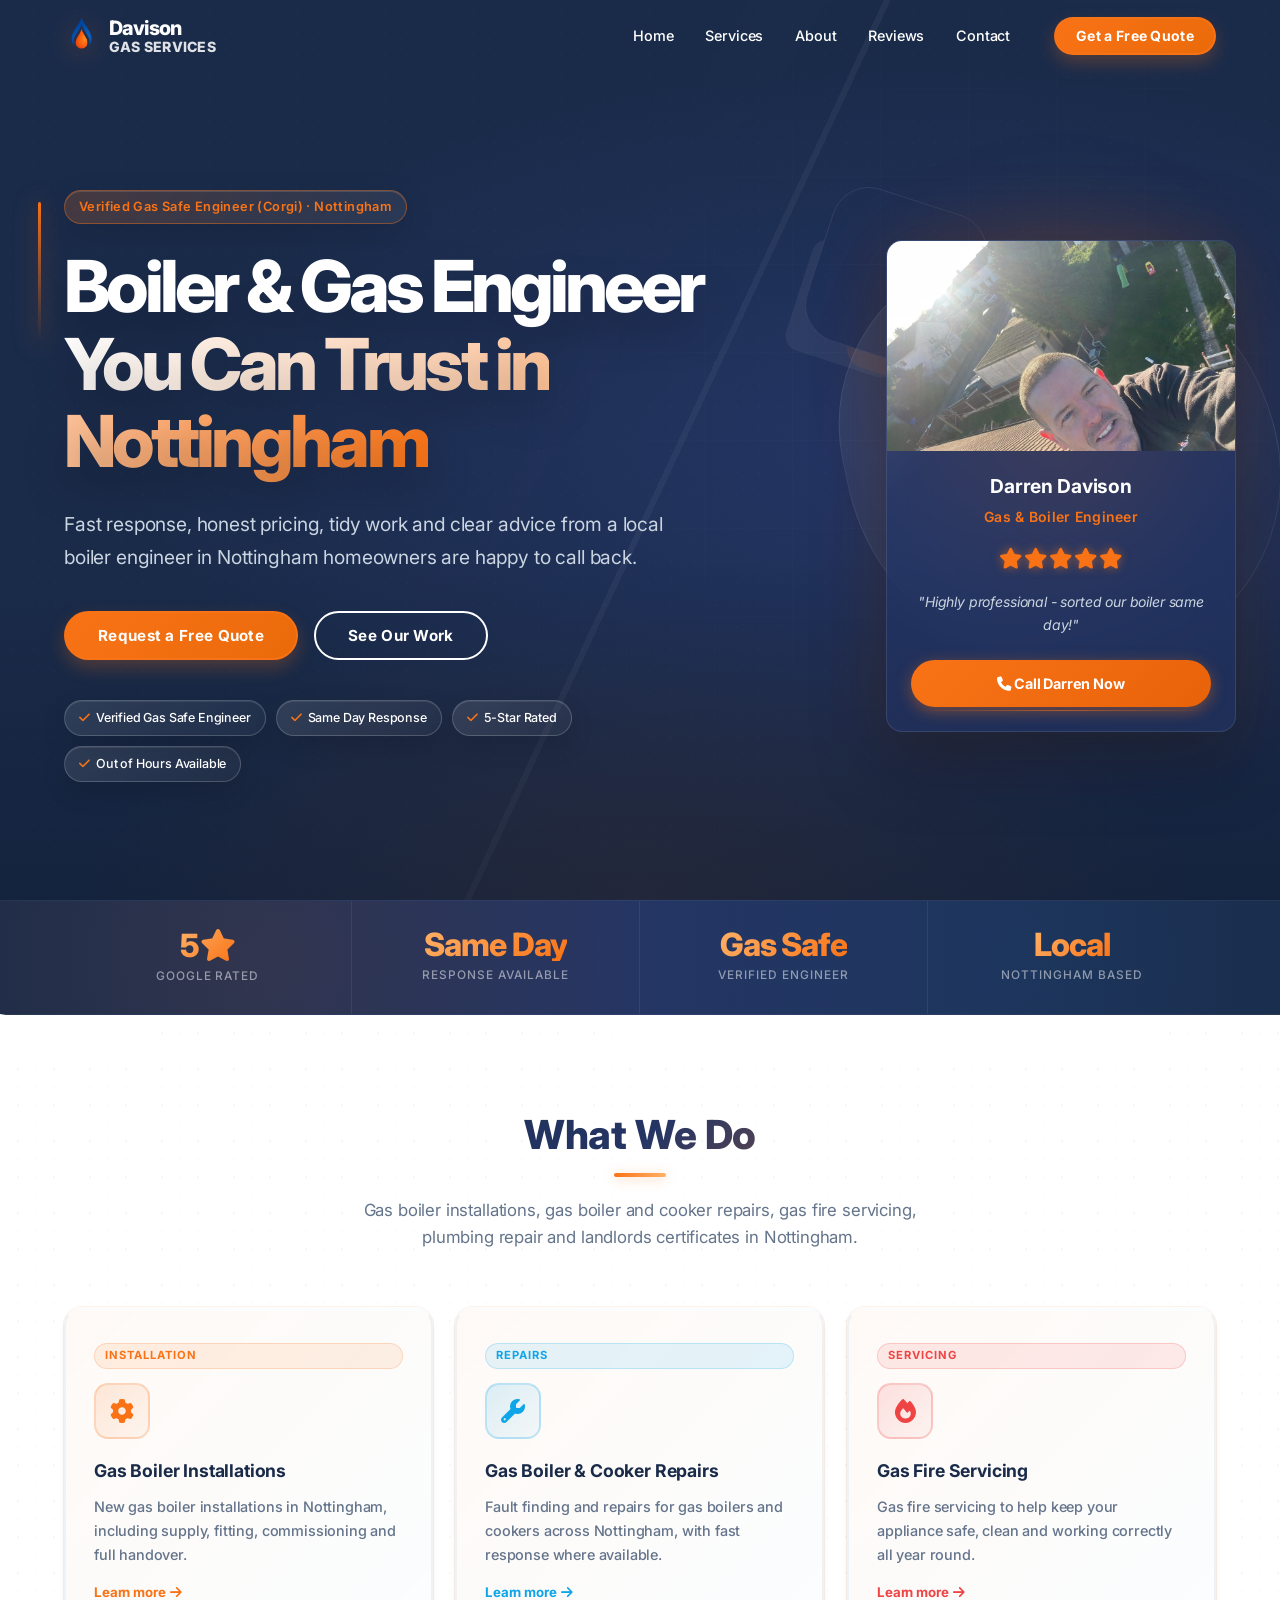
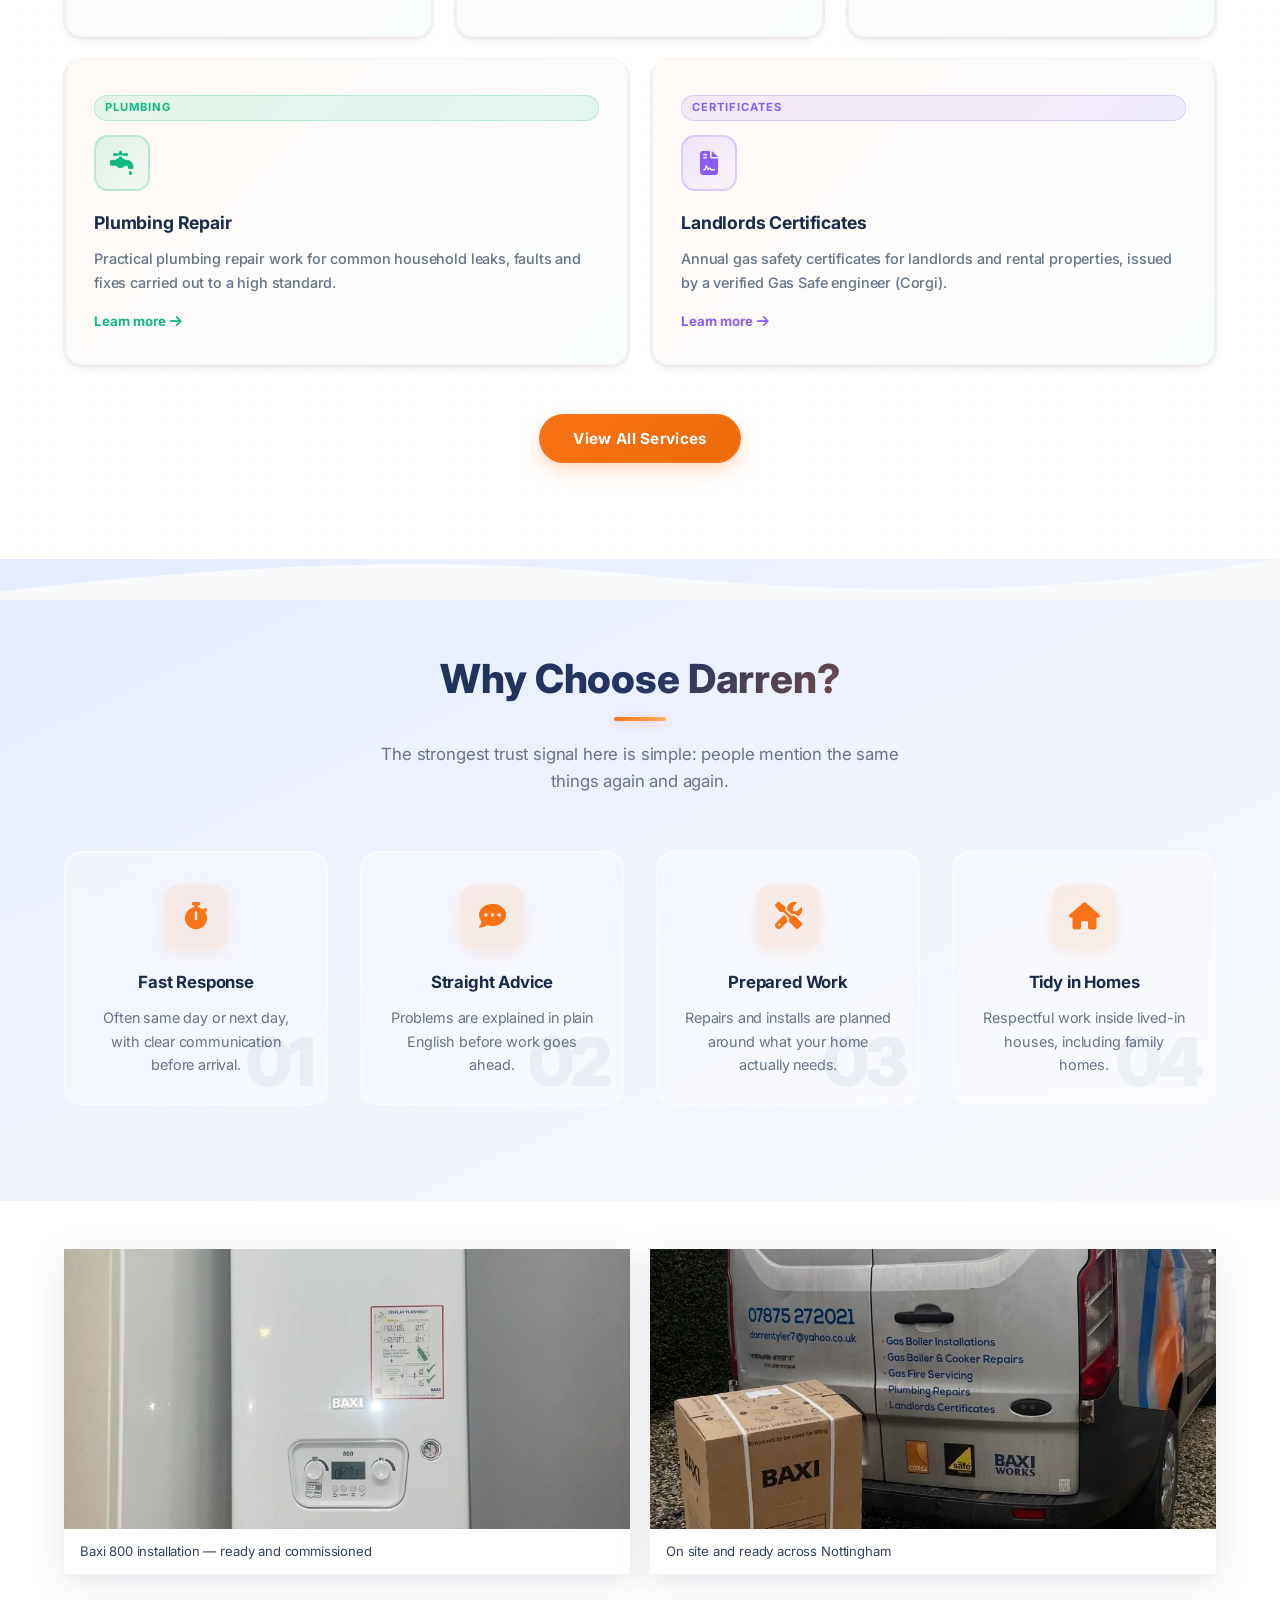
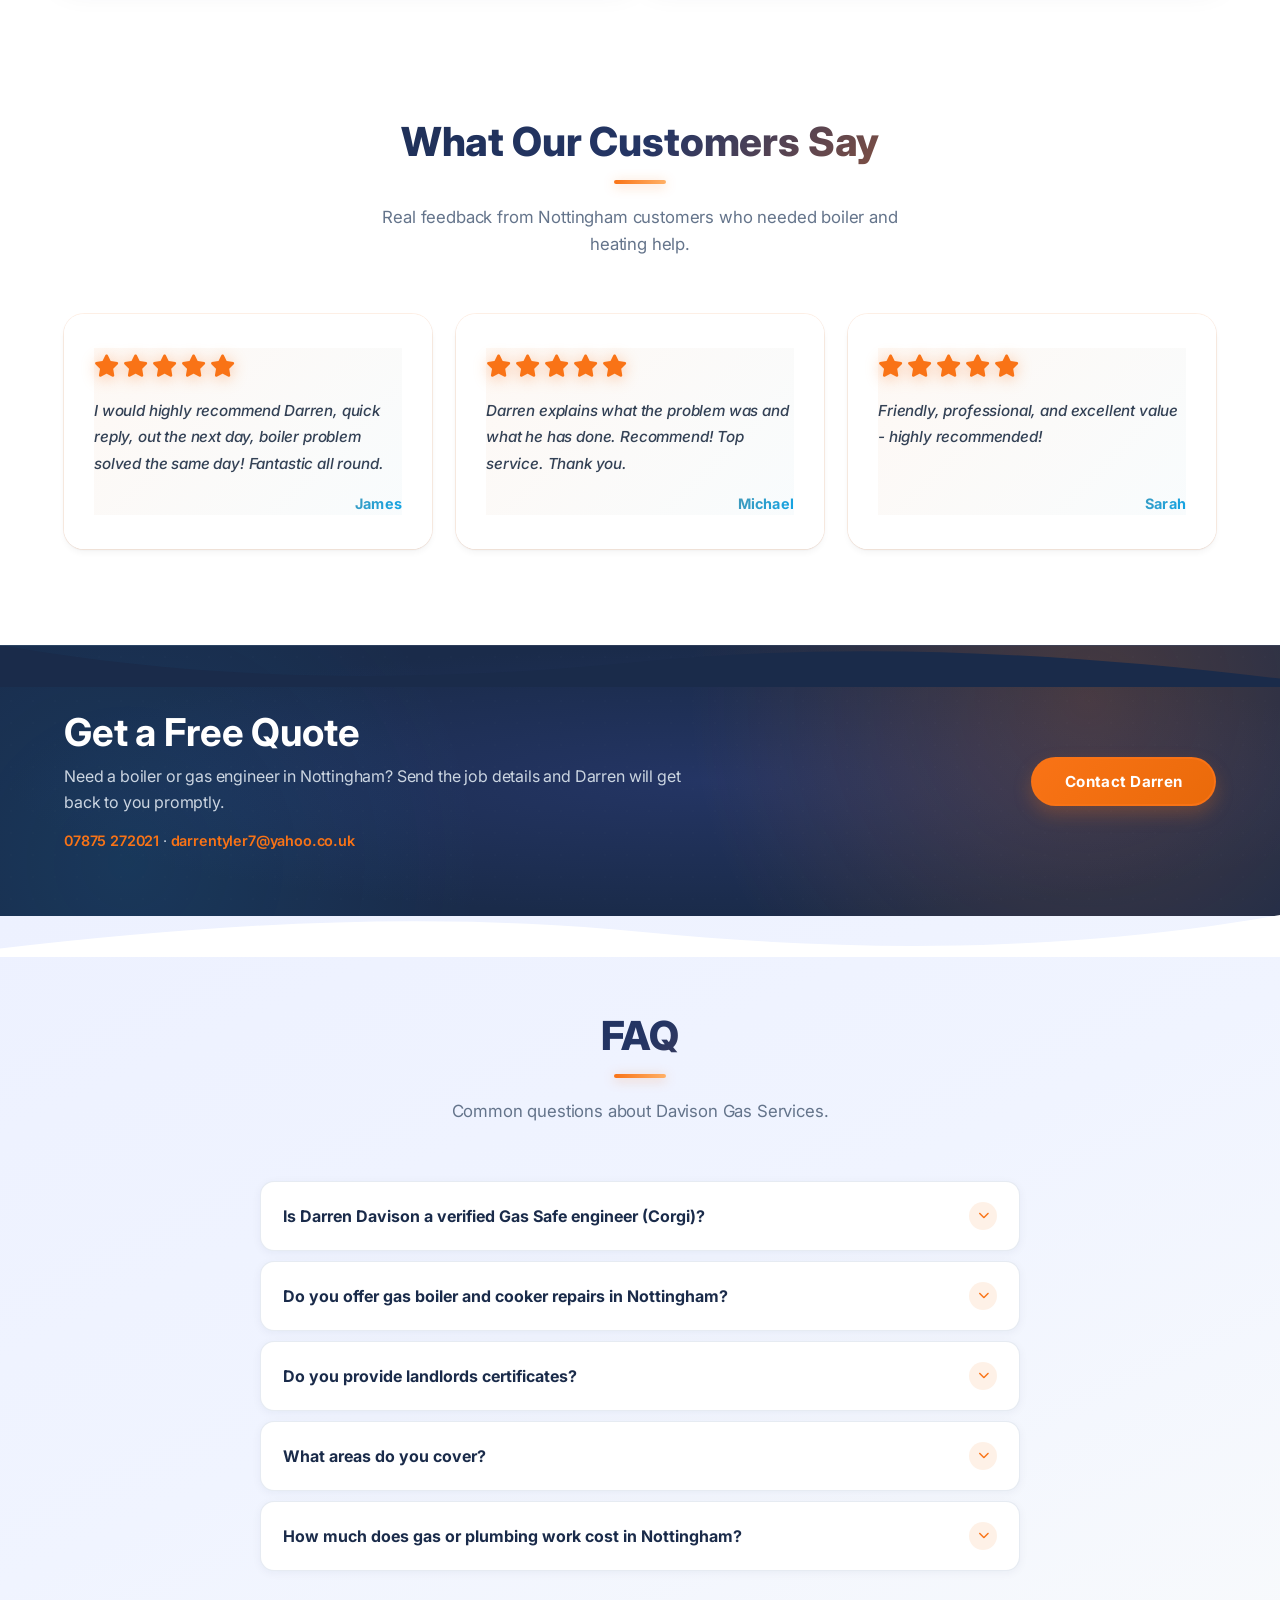
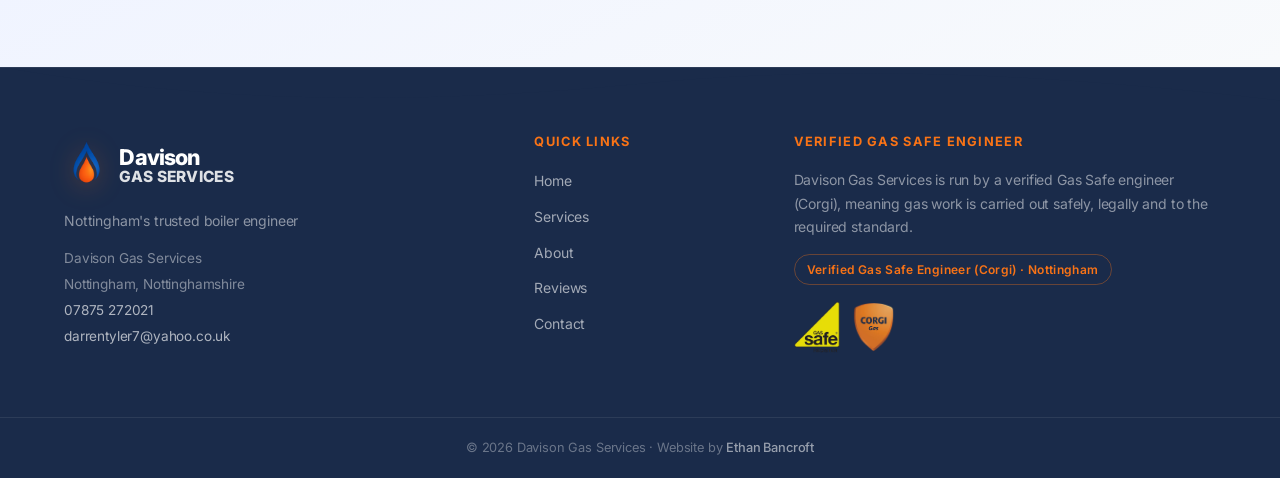
<file: index.html>
<!DOCTYPE html>
<html lang="en">
<head>
  <!-- Primary Meta -->
  <meta charset="UTF-8">
  <meta name="viewport" content="width=device-width, initial-scale=1.0">
  <meta http-equiv="X-UA-Compatible" content="IE=edge">

  <!-- Title — 49 characters -->
  <title>Davison Gas Services | Boiler Engineer Nottingham</title>

  <!-- Meta Description — 140 characters -->
  <meta name="description" content="Trusted boiler and gas engineer in Nottingham. Fast response, honest pricing, verified Gas Safe engineer (Corgi). Boiler installations, repairs, servicing and landlord gas safety certificates. Call Darren today.">

  <!-- Canonical -->
  <link rel="canonical" href="https://davisongasservices.co.uk/">

  <!-- Favicon -->
  <link rel="icon" type="image/svg+xml" href="favicon.svg">
  <link rel="icon" type="image/webp" href="images/DavisonGasServicesLogo.webp" sizes="32x32">
  <link rel="apple-touch-icon" href="images/DavisonGasServicesLogo.webp" sizes="180x180">

  <!-- Robots -->
  <meta name="robots" content="index, follow, max-snippet:-1, max-image-preview:large, max-video-preview:-1">

  <!-- Author -->
  <meta name="author" content="Davison Gas Services">

  <!-- Cache hint -->
  <meta http-equiv="Cache-Control" content="max-age=31536000">

  <!-- Open Graph -->
  <meta property="og:type" content="website">
  <meta property="og:url" content="https://davisongasservices.co.uk/">
  <meta property="og:title" content="Davison Gas Services | Boiler Engineer Nottingham">
  <meta property="og:description" content="Trusted boiler and gas engineer in Nottingham. Verified Gas Safe engineer (Corgi), fast response, honest pricing. Call Darren today.">
  <meta property="og:image" content="https://davisongasservices.co.uk/og-image.jpg">
  <meta property="og:image:width" content="1200">
  <meta property="og:image:height" content="630">
  <meta property="og:site_name" content="Davison Gas Services">
  <meta property="og:locale" content="en_GB">

  <!-- Twitter Card -->
  <meta name="twitter:card" content="summary_large_image">
  <meta name="twitter:title" content="Davison Gas Services | Boiler Engineer Nottingham">
  <meta name="twitter:description" content="Trusted boiler and gas engineer in Nottingham. Verified Gas Safe engineer (Corgi). Fast response, honest pricing.">
  <meta name="twitter:image" content="https://davisongasservices.co.uk/og-image.jpg">

  <!-- LocalBusiness Schema (Plumber is closest Schema.org type for gas engineers, recognised by Google) -->
  <script type="application/ld+json">
  {
    "@context": "https://schema.org",
    "@type": "Plumber",
    "@id": "https://davisongasservices.co.uk/#business",
    "name": "Davison Gas Services",
    "description": "Verified Gas Safe engineer (Corgi) in Nottingham offering gas boiler installations, gas boiler and cooker repairs, gas fire servicing, plumbing repair and landlords certificates.",
    "url": "https://davisongasservices.co.uk",
    "telephone": "07875 272021",
    "email": "darrentyler7@yahoo.co.uk",
    "founder": {
      "@type": "Person",
      "name": "Darren Davison"
    },
    "address": {
      "@type": "PostalAddress",
      "addressLocality": "Nottingham",
      "addressRegion": "Nottinghamshire",
      "addressCountry": "GB"
    },
    "geo": {
      "@type": "GeoCoordinates",
      "latitude": "52.9548",
      "longitude": "-1.1581"
    },
    "areaServed": [
      {
        "@type": "City",
        "name": "Nottingham"
      },
      {
        "@type": "AdministrativeArea",
        "name": "Nottinghamshire"
      }
    ],
    "openingHoursSpecification": [
      {
        "@type": "OpeningHoursSpecification",
        "dayOfWeek": ["Monday","Tuesday","Wednesday","Thursday","Friday"],
        "opens": "08:00",
        "closes": "18:00"
      },
      {
        "@type": "OpeningHoursSpecification",
        "dayOfWeek": ["Saturday"],
        "opens": "08:00",
        "closes": "14:00"
      }
    ],
    "priceRange": "££",
    "hasCredential": {
      "@type": "EducationalOccupationalCredential",
      "credentialCategory": "Verified Gas Safe Engineer (Corgi)"
    },
    "sameAs": [
      "https://www.facebook.com/profile.php?id=61560482139551"
    ],
    "aggregateRating": {
      "@type": "AggregateRating",
      "ratingValue": "5",
      "reviewCount": "6",
      "bestRating": "5",
      "worstRating": "1"
    },
    "review": [
      {
        "@type": "Review",
        "reviewRating": {
          "@type": "Rating",
          "ratingValue": "5"
        },
        "author": {
          "@type": "Person",
          "name": "Sarah"
        },
        "reviewBody": "From start to finish, the service was outstanding when my new Baxi boiler and heating system were installed."
      },
      {
        "@type": "Review",
        "reviewRating": {
          "@type": "Rating",
          "ratingValue": "5"
        },
        "author": {
          "@type": "Person",
          "name": "James"
        },
        "reviewBody": "I would highly recommend Darren, quick reply, out the next day, boiler problem solved the same day!"
      }
    ]
  }
  </script>

  <!-- Services Schema -->
  <script type="application/ld+json">
  {
    "@context": "https://schema.org",
    "@type": "ItemList",
    "name": "Services offered by Davison Gas Services",
    "itemListElement": [
      {
        "@type": "ListItem",
        "position": 1,
        "item": {
          "@type": "Service",
          "name": "Gas Boiler Installations Nottingham",
          "description": "Gas boiler installations in Nottingham, including supply, fitting, commissioning and handover.",
          "provider": {"@id": "https://davisongasservices.co.uk/#business"},
          "areaServed": "Nottingham"
        }
      },
      {
        "@type": "ListItem",
        "position": 2,
        "item": {
          "@type": "Service",
          "name": "Gas Boiler and Cooker Repairs Nottingham",
          "description": "Gas boiler and cooker repairs in Nottingham from a verified Gas Safe engineer.",
          "provider": {"@id": "https://davisongasservices.co.uk/#business"},
          "areaServed": "Nottingham"
        }
      },
      {
        "@type": "ListItem",
        "position": 3,
        "item": {
          "@type": "Service",
          "name": "Gas Fire Servicing Nottingham",
          "description": "Gas fire servicing in Nottingham to help keep appliances safe and working correctly.",
          "provider": {"@id": "https://davisongasservices.co.uk/#business"},
          "areaServed": "Nottingham"
        }
      },
      {
        "@type": "ListItem",
        "position": 4,
        "item": {
          "@type": "Service",
          "name": "Plumbing Repair Nottingham",
          "description": "Plumbing repair work in Nottingham for common household plumbing faults.",
          "provider": {"@id": "https://davisongasservices.co.uk/#business"},
          "areaServed": "Nottingham"
        }
      },
      {
        "@type": "ListItem",
        "position": 5,
        "item": {
          "@type": "Service",
          "name": "Landlords Certificates Nottingham",
          "description": "Landlords certificates in Nottingham for rental property gas safety requirements.",
          "provider": {"@id": "https://davisongasservices.co.uk/#business"},
          "areaServed": "Nottingham"
        }
      }
    ]
  }
  </script>

  <!-- FAQ Schema — enables rich results directly in Google search -->
  <script type="application/ld+json">
  {
    "@context": "https://schema.org",
    "@type": "FAQPage",
    "mainEntity": [
      {
        "@type": "Question",
        "name": "Is Darren Davison a verified Gas Safe engineer (Corgi)?",
        "acceptedAnswer": {
          "@type": "Answer",
          "text": "Yes. Davison Gas Services is run by a verified Gas Safe engineer (Corgi), meaning gas work is carried out safely, legally, and to the required standard."
        }
      },
      {
        "@type": "Question",
        "name": "Do you offer gas boiler and cooker repairs in Nottingham?",
        "acceptedAnswer": {
          "@type": "Answer",
          "text": "Yes. Davison Gas Services offers gas boiler and cooker repairs across Nottingham, with fast response where available."
        }
      },
      {
        "@type": "Question",
        "name": "Do you provide landlords certificates?",
        "acceptedAnswer": {
          "@type": "Answer",
          "text": "Yes. Davison Gas Services provides landlords certificates for rental properties that need gas safety checks."
        }
      },
      {
        "@type": "Question",
        "name": "What areas do you cover?",
        "acceptedAnswer": {
          "@type": "Answer",
          "text": "Davison Gas Services covers Nottingham and the wider Nottinghamshire area."
        }
      },
      {
        "@type": "Question",
        "name": "How much does gas or plumbing work cost in Nottingham?",
        "acceptedAnswer": {
          "@type": "Answer",
          "text": "Contact Davison Gas Services directly for an honest, transparent quote. Darren provides upfront pricing with no hidden fees."
        }
      }
    ]
  }
  </script>

  <!-- Performance: preconnect + preload Inter font -->
  <link rel="preconnect" href="https://fonts.googleapis.com">
  <link rel="preconnect" href="https://fonts.gstatic.com" crossorigin>
  <link rel="preload" as="style" href="https://fonts.googleapis.com/css2?family=Inter:wght@400;500;600;700;800&display=swap" onload="this.onload=null;this.rel='stylesheet'">
  <noscript><link rel="stylesheet" href="https://fonts.googleapis.com/css2?family=Inter:wght@400;500;600;700;800&display=swap"></noscript>

  <link rel="stylesheet" href="styles.css">
  <link rel="stylesheet" href="https://cdnjs.cloudflare.com/ajax/libs/font-awesome/6.5.1/css/all.min.css" crossorigin="anonymous">
</head>
<body>
  <!-- role="banner" is the landmark for the primary site header -->
  <header class="nav-header" id="nav-header" role="banner">
    <nav class="nav-container" aria-label="Main navigation">
      <a href="index.html" class="nav-logo brand-logo" aria-label="Davison Gas Services home">
        <img src="images/DavisonGasServicesLogo.webp" alt="Davison Gas Services logo" class="brand-logo-img" width="40" height="40" loading="lazy">
        <span class="brand-text"><span>Davison</span><span>Gas Services</span></span>
      </a>
      <ul class="nav-links" id="nav-links" role="list">
        <li><a href="index.html">Home</a></li>
        <li><a href="services.html">Services</a></li>
        <li><a href="about.html">About</a></li>
        <li><a href="reviews.html">Reviews</a></li>
        <li><a href="contact.html">Contact</a></li>
      </ul>
      <a href="contact.html" class="btn btn-orange nav-cta">Get a Free Quote</a>
      <button class="hamburger" id="hamburger" aria-label="Toggle menu" aria-expanded="false">
        <span></span><span></span><span></span>
      </button>
    </nav>
  </header>

  <main>
    <section class="hero" id="home" aria-label="Hero">
      <div class="hero-bg-split" aria-hidden="true"></div>
      <div class="hero-container">
        <div class="hero-left">
          <span class="hero-pill">Verified Gas Safe Engineer (Corgi) &middot; Nottingham</span>
          <!-- ONE h1 per page — exact text as required -->
          <h1 class="hero-heading">Boiler &amp; Gas Engineer<br><span>You Can Trust in Nottingham</span></h1>
          <p class="hero-sub">Fast response, honest pricing, tidy work and clear advice from a local boiler engineer in Nottingham homeowners are happy to call back.</p>
          <div class="hero-buttons">
            <a href="contact.html" class="btn btn-orange">Request a Free Quote</a>
            <a href="services.html#our-work" class="btn btn-outline-white">See Our Work</a>
          </div>
          <div class="hero-badges">
            <span class="badge"><span class="badge-check" aria-hidden="true"><i class="fa-solid fa-check"></i></span> Verified Gas Safe Engineer</span>
            <span class="badge"><span class="badge-check" aria-hidden="true"><i class="fa-solid fa-check"></i></span> Same Day Response</span>
            <span class="badge"><span class="badge-check" aria-hidden="true"><i class="fa-solid fa-check"></i></span> 5-Star Rated</span>
            <span class="badge"><span class="badge-check" aria-hidden="true"><i class="fa-solid fa-check"></i></span> Out of Hours Available</span>
          </div>
        </div>
        <div class="hero-right" aria-label="Engineer profile card">
          <div class="hero-card">
            <div class="hero-card-imgwrap">
              <img
                src="images/image3.webp"
                alt="Darren Davison, Gas Safe verified boiler and gas engineer in Nottingham, pictured on site at a customer's property"
                class="hero-card-img"
                width="480" height="220"
                loading="eager"
                fetchpriority="high">
            </div>
            <div class="hero-card-body">
              <p class="hero-card-name">Darren Davison</p>
              <p class="hero-card-title">Gas &amp; Boiler Engineer</p>
              <div class="hero-card-stars" aria-label="Five star rating"><i class="fa-solid fa-star" aria-hidden="true"></i><i class="fa-solid fa-star" aria-hidden="true"></i><i class="fa-solid fa-star" aria-hidden="true"></i><i class="fa-solid fa-star" aria-hidden="true"></i><i class="fa-solid fa-star" aria-hidden="true"></i></div>
              <p class="hero-card-review">"Highly professional - sorted our boiler same day!"</p>
              <a href="tel:+447875272021" class="hero-card-call-btn"><i class="fa-solid fa-phone"></i> Call Darren Now</a>
            </div>
          </div>
        </div>
      </div>
    </section>

    <!-- Trust stats strip -->
    <div class="stats-strip" aria-label="Trust signals">
      <div class="container stats-grid">
        <div class="stat-item">
          <span class="stat-number">5<i class="fa-solid fa-star" aria-hidden="true"></i></span>
          <span class="stat-label">Google Rated</span>
        </div>
        <div class="stat-item">
          <span class="stat-number">Same Day</span>
          <span class="stat-label">Response Available</span>
        </div>
        <div class="stat-item">
          <span class="stat-number">Gas Safe</span>
          <span class="stat-label">Verified Engineer</span>
        </div>
        <div class="stat-item">
          <span class="stat-number">Local</span>
          <span class="stat-label">Nottingham Based</span>
        </div>
      </div>
    </div>

    <section class="services-section section" id="services" aria-labelledby="services-title">
      <div class="container">
        <h2 class="section-title" id="services-title">What We Do</h2>
        <p class="section-subtitle">Gas boiler installations, gas boiler and cooker repairs, gas fire servicing, plumbing repair and landlords certificates in Nottingham.</p>
        <div class="services-grid">
          <article class="service-card">
            <span class="service-tag">Installation</span>
            <div class="service-icon" aria-hidden="true"><i class="fa-solid fa-gear"></i></div>
            <h3>Gas Boiler Installations</h3>
            <p>New gas boiler installations in Nottingham, including supply, fitting, commissioning and full handover.</p>
            <a href="services.html" class="service-link">Learn more <span aria-hidden="true"><i class="fa-solid fa-arrow-right"></i></span></a>
          </article>
          <article class="service-card">
            <span class="service-tag">Repairs</span>
            <div class="service-icon" aria-hidden="true"><i class="fa-solid fa-wrench"></i></div>
            <h3>Gas Boiler &amp; Cooker Repairs</h3>
            <p>Fault finding and repairs for gas boilers and cookers across Nottingham, with fast response where available.</p>
            <a href="services.html" class="service-link">Learn more <span aria-hidden="true"><i class="fa-solid fa-arrow-right"></i></span></a>
          </article>
          <article class="service-card">
            <span class="service-tag">Servicing</span>
            <div class="service-icon" aria-hidden="true"><i class="fa-solid fa-fire"></i></div>
            <h3>Gas Fire Servicing</h3>
            <p>Gas fire servicing to help keep your appliance safe, clean and working correctly all year round.</p>
            <a href="services.html" class="service-link">Learn more <span aria-hidden="true"><i class="fa-solid fa-arrow-right"></i></span></a>
          </article>
          <article class="service-card">
            <span class="service-tag">Plumbing</span>
            <div class="service-icon" aria-hidden="true"><i class="fa-solid fa-faucet-drip"></i></div>
            <h3>Plumbing Repair</h3>
            <p>Practical plumbing repair work for common household leaks, faults and fixes carried out to a high standard.</p>
            <a href="services.html" class="service-link">Learn more <span aria-hidden="true"><i class="fa-solid fa-arrow-right"></i></span></a>
          </article>
          <article class="service-card">
            <span class="service-tag">Certificates</span>
            <div class="service-icon" aria-hidden="true"><i class="fa-solid fa-file-contract"></i></div>
            <h3>Landlords Certificates</h3>
            <p>Annual gas safety certificates for landlords and rental properties, issued by a verified Gas Safe engineer (Corgi).</p>
            <a href="services.html" class="service-link">Learn more <span aria-hidden="true"><i class="fa-solid fa-arrow-right"></i></span></a>
          </article>
        </div>
        <div class="services-cta">
          <a href="services.html" class="btn btn-orange">View All Services</a>
        </div>
      </div>
    </section>

    <section class="why-section section" id="about" aria-labelledby="why-title">
      <div class="container">
        <h2 class="section-title" id="why-title">Why Choose Darren?</h2>
        <p class="section-subtitle">The strongest trust signal here is simple: people mention the same things again and again.</p>
        <div class="why-grid">
          <div class="why-item">
            <div class="why-icon" aria-hidden="true"><i class="fa-solid fa-stopwatch"></i></div>
            <h3>Fast Response</h3>
            <p>Often same day or next day, with clear communication before arrival.</p>
          </div>
          <div class="why-item">
            <div class="why-icon" aria-hidden="true"><i class="fa-solid fa-comment-dots"></i></div>
            <h3>Straight Advice</h3>
            <p>Problems are explained in plain English before work goes ahead.</p>
          </div>
          <div class="why-item">
            <div class="why-icon" aria-hidden="true"><i class="fa-solid fa-screwdriver-wrench"></i></div>
            <h3>Prepared Work</h3>
            <p>Repairs and installs are planned around what your home actually needs.</p>
          </div>
          <div class="why-item">
            <div class="why-icon" aria-hidden="true"><i class="fa-solid fa-house"></i></div>
            <h3>Tidy in Homes</h3>
            <p>Respectful work inside lived-in houses, including family homes.</p>
          </div>
        </div>
      </div>
    </section>

    <section class="home-gallery-section" aria-label="Recent work in Nottingham">
      <div class="container">
        <div class="home-gallery-grid">
          <figure class="home-gallery-figure">
            <img
              src="images/image5.webp"
              alt="Completed Baxi 800 boiler installation in a Nottingham home by Davison Gas Services — tidy finish with Magna Clean filter fitted"
              class="home-gallery-img"
              width="700" height="380"
              loading="lazy">
            <figcaption>Baxi 800 installation — ready and commissioned</figcaption>
          </figure>
          <figure class="home-gallery-figure">
            <img
              src="images/image6.webp"
              alt="Davison Gas Services van with Baxi branding parked outside a Nottingham property ready for a boiler installation"
              class="home-gallery-img"
              width="700" height="380"
              loading="lazy">
            <figcaption>On site and ready across Nottingham</figcaption>
          </figure>
        </div>
      </div>
    </section>

    <section class="reviews-section section" id="reviews" aria-labelledby="reviews-title">
      <div class="container">
        <h2 class="section-title" id="reviews-title">What Our Customers Say</h2>
        <p class="section-subtitle">Real feedback from Nottingham customers who needed boiler and heating help.</p>
        <div class="reviews-grid">
          <article class="review-card">
            <div class="review-stars" aria-label="Five star rating"><i class="fa-solid fa-star" aria-hidden="true"></i><i class="fa-solid fa-star" aria-hidden="true"></i><i class="fa-solid fa-star" aria-hidden="true"></i><i class="fa-solid fa-star" aria-hidden="true"></i><i class="fa-solid fa-star" aria-hidden="true"></i></div>
            <p class="review-body">I would highly recommend Darren, quick reply, out the next day, boiler problem solved the same day! Fantastic all round.</p>
            <h3 class="review-name">James</h3>
          </article>
          <article class="review-card">
            <div class="review-stars" aria-label="Five star rating"><i class="fa-solid fa-star" aria-hidden="true"></i><i class="fa-solid fa-star" aria-hidden="true"></i><i class="fa-solid fa-star" aria-hidden="true"></i><i class="fa-solid fa-star" aria-hidden="true"></i><i class="fa-solid fa-star" aria-hidden="true"></i></div>
            <p class="review-body">Darren explains what the problem was and what he has done. Recommend! Top service. Thank you.</p>
            <h3 class="review-name">Michael</h3>
          </article>
          <article class="review-card">
            <div class="review-stars" aria-label="Five star rating"><i class="fa-solid fa-star" aria-hidden="true"></i><i class="fa-solid fa-star" aria-hidden="true"></i><i class="fa-solid fa-star" aria-hidden="true"></i><i class="fa-solid fa-star" aria-hidden="true"></i><i class="fa-solid fa-star" aria-hidden="true"></i></div>
            <p class="review-body">Friendly, professional, and excellent value - highly recommended!</p>
            <h3 class="review-name">Sarah</h3>
          </article>
        </div>
      </div>
    </section>

    <section class="cta-band" id="contact">
      <div class="container cta-band-inner">
        <div>
          <h2>Get a Free Quote</h2>
          <p>Need a boiler or gas engineer in Nottingham? Send the job details and Darren will get back to you promptly.</p>
          <p class="cta-contact-line">
            <a href="tel:+447875272021">07875 272021</a> &middot;
            <a href="mailto:darrentyler7@yahoo.co.uk">darrentyler7@yahoo.co.uk</a>
          </p>
        </div>
        <a href="contact.html" class="btn btn-orange">Contact Darren</a>
      </div>
    </section>

    <!-- FAQ section — visible HTML for Google to crawl; schema version in <head> enables rich results -->
    <section class="faq-section section" id="faq" aria-labelledby="faq-title">
      <div class="container">
        <h2 class="section-title" id="faq-title">FAQ</h2>
        <p class="section-subtitle">Common questions about Davison Gas Services.</p>
        <div class="faq-list">

          <div class="faq-item">
            <button class="faq-question" aria-expanded="false" aria-controls="faq-answer-1">
              Is Darren Davison a verified Gas Safe engineer (Corgi)?
              <span class="faq-arrow" aria-hidden="true"><i class="fa-solid fa-chevron-down"></i></span>
            </button>
            <div class="faq-answer" id="faq-answer-1">
              <p>Yes. Davison Gas Services is run by a verified Gas Safe engineer (Corgi), meaning gas work is carried out safely, legally, and to the required standard.</p>
            </div>
          </div>

          <div class="faq-item">
            <button class="faq-question" aria-expanded="false" aria-controls="faq-answer-2">
              Do you offer gas boiler and cooker repairs in Nottingham?
              <span class="faq-arrow" aria-hidden="true"><i class="fa-solid fa-chevron-down"></i></span>
            </button>
            <div class="faq-answer" id="faq-answer-2">
              <p>Yes. Davison Gas Services offers gas boiler and cooker repairs across Nottingham, with fast response where available.</p>
            </div>
          </div>

          <div class="faq-item">
            <button class="faq-question" aria-expanded="false" aria-controls="faq-answer-3">
              Do you provide landlords certificates?
              <span class="faq-arrow" aria-hidden="true"><i class="fa-solid fa-chevron-down"></i></span>
            </button>
            <div class="faq-answer" id="faq-answer-3">
              <p>Yes. Davison Gas Services provides landlords certificates for rental properties that need gas safety checks.</p>
            </div>
          </div>

          <div class="faq-item">
            <button class="faq-question" aria-expanded="false" aria-controls="faq-answer-4">
              What areas do you cover?
              <span class="faq-arrow" aria-hidden="true"><i class="fa-solid fa-chevron-down"></i></span>
            </button>
            <div class="faq-answer" id="faq-answer-4">
              <p>Davison Gas Services covers Nottingham and the wider Nottinghamshire area.</p>
            </div>
          </div>

          <div class="faq-item">
            <button class="faq-question" aria-expanded="false" aria-controls="faq-answer-5">
              How much does gas or plumbing work cost in Nottingham?
              <span class="faq-arrow" aria-hidden="true"><i class="fa-solid fa-chevron-down"></i></span>
            </button>
            <div class="faq-answer" id="faq-answer-5">
              <p>Contact Davison Gas Services directly for an honest, transparent quote. Darren provides upfront pricing with no hidden fees.</p>
            </div>
          </div>

        </div>
      </div>
    </section>
  </main>

  <footer class="footer" role="contentinfo">
    <div class="footer-main">
      <div class="container footer-grid">
        <div class="footer-brand">
          <div class="footer-logo brand-logo" aria-label="Davison Gas Services">
            <img src="images/DavisonGasServicesLogo.webp" alt="Davison Gas Services logo" class="brand-logo-img" width="40" height="40" loading="lazy">
            <span class="brand-text"><span>Davison</span><span>Gas Services</span></span>
          </div>
          <p class="footer-tagline">Nottingham's trusted boiler engineer</p>
          <!-- NAP in schema-friendly address element — crawlable plain HTML -->
          <address class="footer-address">
            Davison Gas Services<br>
            Nottingham, Nottinghamshire<br>
            <a href="tel:+447875272021">07875 272021</a><br>
            <a href="mailto:darrentyler7@yahoo.co.uk">darrentyler7@yahoo.co.uk</a>
          </address>
        </div>
        <nav class="footer-links" aria-label="Footer navigation">
          <h4>Quick Links</h4>
          <ul role="list">
            <li><a href="index.html">Home</a></li>
            <li><a href="services.html">Services</a></li>
            <li><a href="about.html">About</a></li>
            <li><a href="reviews.html">Reviews</a></li>
            <li><a href="contact.html">Contact</a></li>
          </ul>
        </nav>
        <div class="footer-safe">
          <h4>Verified Gas Safe Engineer</h4>
          <p>Davison Gas Services is run by a verified Gas Safe engineer (Corgi), meaning gas work is carried out safely, legally and to the required standard.</p>
          <span class="footer-safe-badge">Verified Gas Safe Engineer (Corgi) &middot; Nottingham</span>
          <div class="footer-credentials">
            <img src="images/GasSafeEngineer.webp" alt="Gas Safe registered engineer" width="52" height="52" loading="lazy">
            <img src="images/CorgiGasSafe.webp" alt="Corgi Gas Safe" width="52" height="52" loading="lazy">
          </div>
        </div>
      </div>
    </div>
    <div class="footer-bottom">
      <p>&copy; 2026 Davison Gas Services &middot; Website by <a href="https://ethanbancroft.co.uk" target="_blank" rel="noopener noreferrer">Ethan Bancroft</a></p>
    </div>
  </footer>

  <!-- Script deferred — does not block rendering -->
  <script src="script.js" defer></script>
</body>
</html>
</file>
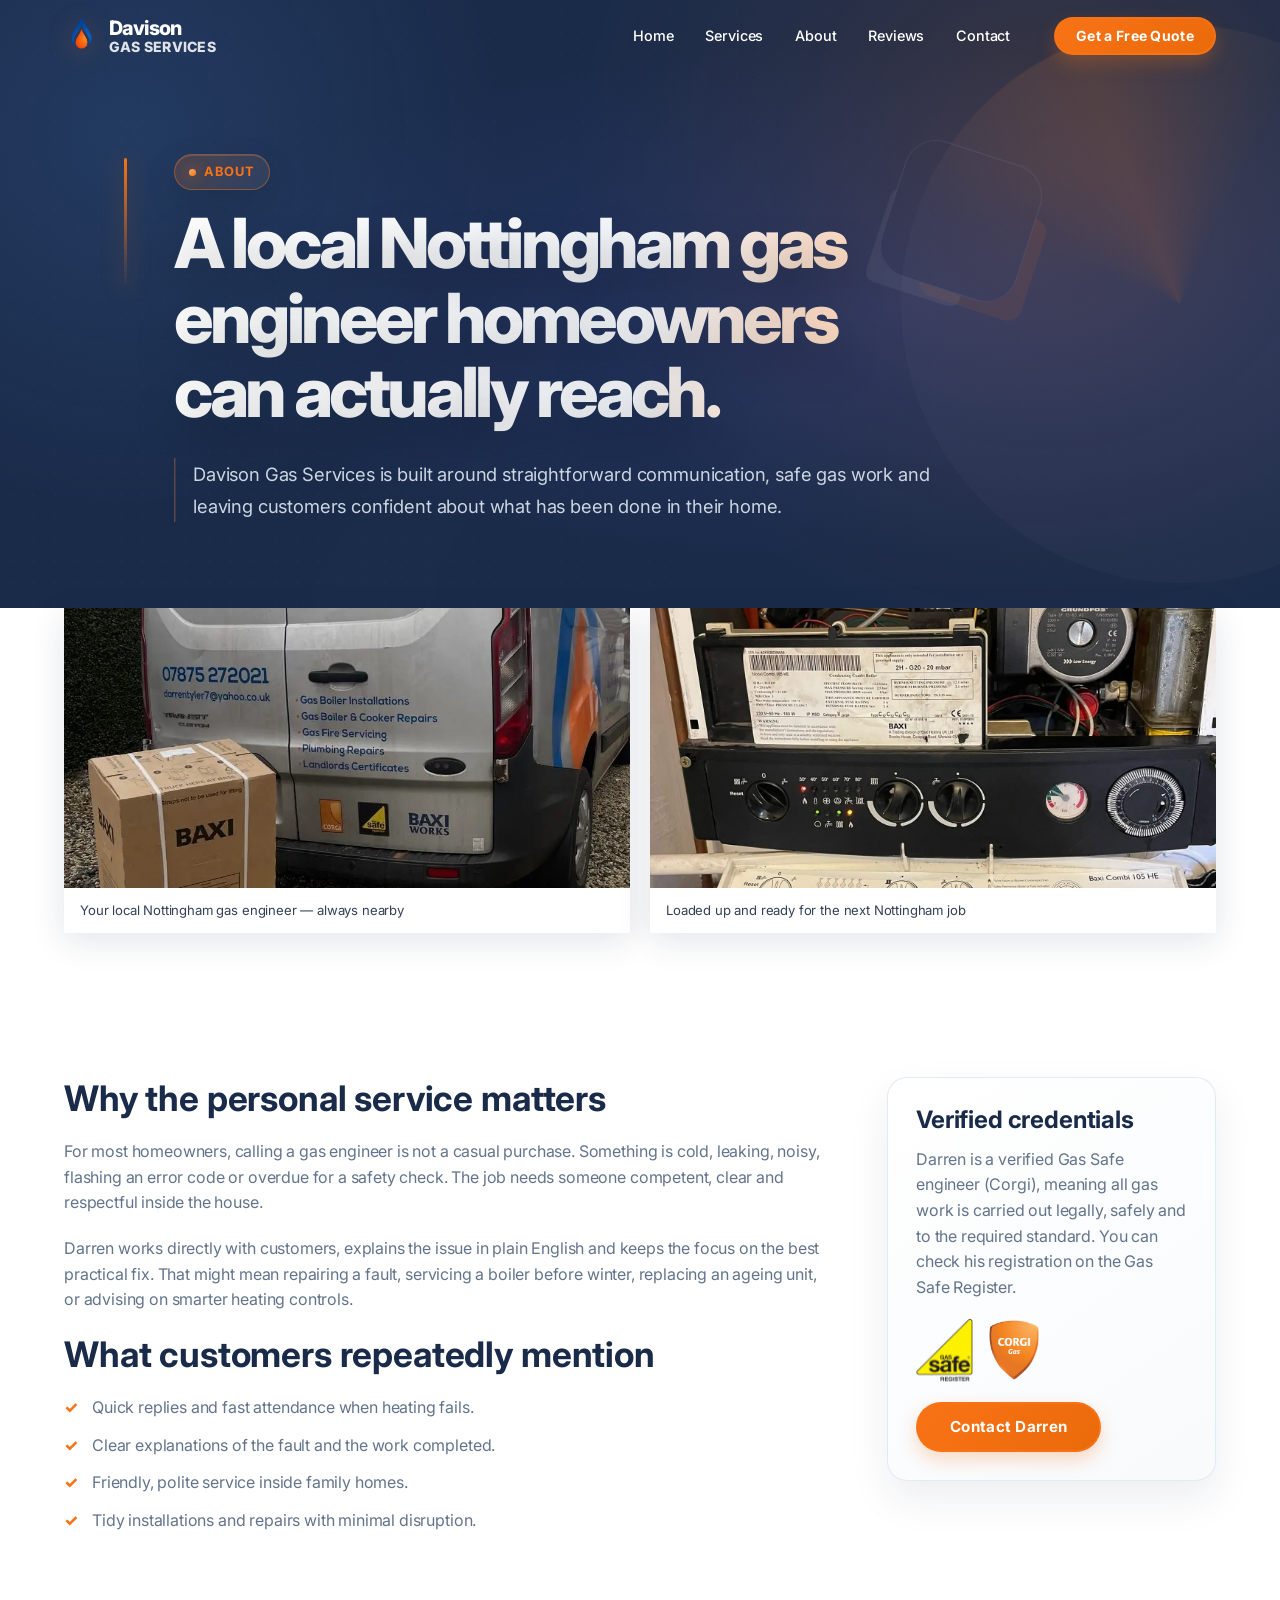
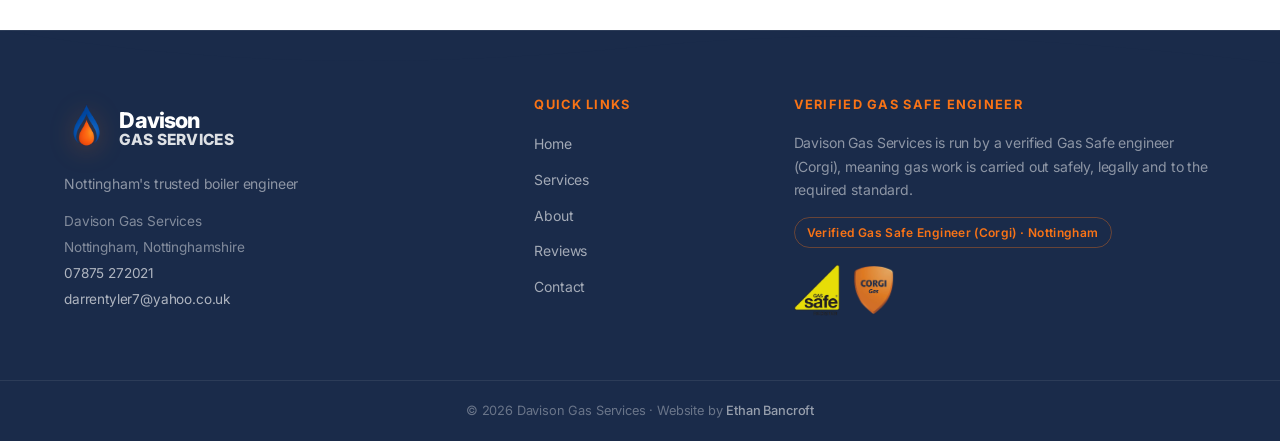
<file: about.html>
<!DOCTYPE html>
<html lang="en">
<head>
  <meta charset="UTF-8">
  <meta name="viewport" content="width=device-width, initial-scale=1.0">
  <meta http-equiv="X-UA-Compatible" content="IE=edge">
  <title>About Davison Gas Services | Gas Engineer Nottingham</title>
  <meta name="description" content="Learn about Davison Gas Services, a local verified Gas Safe engineer (Corgi) serving homeowners across Nottingham with fast response, honest advice and tidy, respectful work.">
  <link rel="canonical" href="https://davisongasservices.co.uk/about.html">
  <link rel="icon" type="image/svg+xml" href="favicon.svg">
  <link rel="icon" type="image/webp" href="images/DavisonGasServicesLogo.webp" sizes="32x32">
  <link rel="apple-touch-icon" href="images/DavisonGasServicesLogo.webp" sizes="180x180">
  <meta name="robots" content="index, follow, max-snippet:-1, max-image-preview:large, max-video-preview:-1">
  <meta name="author" content="Davison Gas Services">
  <meta http-equiv="Cache-Control" content="max-age=31536000">
  <meta property="og:type" content="website">
  <meta property="og:url" content="https://davisongasservices.co.uk/about.html">
  <meta property="og:title" content="About Davison Gas Services | Gas Engineer Nottingham">
  <meta property="og:description" content="A local Nottingham gas engineer known for fast response, tidy work and honest advice.">
  <meta property="og:image" content="https://davisongasservices.co.uk/og-image.jpg">
  <meta property="og:image:width" content="1200">
  <meta property="og:image:height" content="630">
  <meta property="og:site_name" content="Davison Gas Services">
  <meta property="og:locale" content="en_GB">
  <meta name="twitter:card" content="summary_large_image">
  <meta name="twitter:title" content="About Davison Gas Services | Gas Engineer Nottingham">
  <meta name="twitter:description" content="A local Nottingham gas engineer known for fast response, tidy work and honest advice.">
  <meta name="twitter:image" content="https://davisongasservices.co.uk/og-image.jpg">
  <link rel="preconnect" href="https://fonts.googleapis.com">
  <link rel="preconnect" href="https://fonts.gstatic.com" crossorigin>
  <link rel="preload" as="style" href="https://fonts.googleapis.com/css2?family=Inter:wght@400;500;600;700;800&display=swap" onload="this.onload=null;this.rel='stylesheet'">
  <noscript><link rel="stylesheet" href="https://fonts.googleapis.com/css2?family=Inter:wght@400;500;600;700;800&display=swap"></noscript>
  <link rel="stylesheet" href="styles.css">
</head>
<body>
  <header class="nav-header" id="nav-header" role="banner">
    <nav class="nav-container" aria-label="Main navigation">
      <a href="index.html" class="nav-logo brand-logo" aria-label="Davison Gas Services home">
        <img src="images/DavisonGasServicesLogo.webp" alt="Davison Gas Services logo" class="brand-logo-img" width="40" height="40" loading="lazy">
        <span class="brand-text"><span>Davison</span><span>Gas Services</span></span>
      </a>
      <ul class="nav-links" id="nav-links" role="list">
        <li><a href="index.html">Home</a></li>
        <li><a href="services.html">Services</a></li>
        <li><a href="about.html">About</a></li>
        <li><a href="reviews.html">Reviews</a></li>
        <li><a href="contact.html">Contact</a></li>
      </ul>
      <a href="contact.html" class="btn btn-orange nav-cta">Get a Free Quote</a>
      <button class="hamburger" id="hamburger" aria-label="Toggle menu" aria-expanded="false"><span></span><span></span><span></span></button>
    </nav>
  </header>

  <main>
    <section class="page-hero">
      <div class="container">
        <span class="page-kicker">About</span>
        <h1 class="page-title">A local Nottingham gas engineer homeowners can actually reach.</h1>
        <p class="page-intro">Davison Gas Services is built around straightforward communication, safe gas work and leaving customers confident about what has been done in their home.</p>
      </div>
    </section>

    <section class="about-photo-section" aria-label="Davison Gas Services on site">
      <div class="container">
        <div class="about-photo-grid">
          <figure class="about-gallery-figure">
            <img
              src="images/image6.webp"
              alt="Davison Gas Services van with Baxi branding parked outside a Nottingham property — local gas and boiler engineer"
              class="about-gallery-img"
              width="600" height="360"
              loading="lazy">
            <figcaption>Your local Nottingham gas engineer — always nearby</figcaption>
          </figure>
          <figure class="about-gallery-figure">
            <img
              src="images/image1.webp"
              alt="Davison Gas Services van loaded with a new boiler ready for a Nottingham installation job"
              class="about-gallery-img"
              width="600" height="360"
              loading="lazy">
            <figcaption>Loaded up and ready for the next Nottingham job</figcaption>
          </figure>
        </div>
      </div>
    </section>

    <section class="section">
      <div class="container content-grid">
        <div class="prose">
          <h2>Why the personal service matters</h2>
          <p>For most homeowners, calling a gas engineer is not a casual purchase. Something is cold, leaking, noisy, flashing an error code or overdue for a safety check. The job needs someone competent, clear and respectful inside the house.</p>
          <p>Darren works directly with customers, explains the issue in plain English and keeps the focus on the best practical fix. That might mean repairing a fault, servicing a boiler before winter, replacing an ageing unit, or advising on smarter heating controls.</p>
          <h2>What customers repeatedly mention</h2>
          <ul class="tick-list">
            <li>Quick replies and fast attendance when heating fails.</li>
            <li>Clear explanations of the fault and the work completed.</li>
            <li>Friendly, polite service inside family homes.</li>
            <li>Tidy installations and repairs with minimal disruption.</li>
          </ul>
        </div>
        <aside class="side-panel">
          <h2>Verified credentials</h2>
          <p>Darren is a verified Gas Safe engineer (Corgi), meaning all gas work is carried out legally, safely and to the required standard. You can check his registration on the Gas Safe Register.</p>
          <div class="credentials-inline">
            <img src="images/GasSafeEngineer.webp" alt="Gas Safe registered engineer" width="80" height="80" loading="lazy">
            <img src="images/CorgiGasSafe.webp" alt="Corgi Gas Safe" width="80" height="80" loading="lazy">
          </div>
          <a href="contact.html" class="btn btn-orange" style="margin-top:20px">Contact Darren</a>
        </aside>
      </div>
    </section>
  </main>

  <footer class="footer" role="contentinfo">
    <div class="footer-main">
      <div class="container footer-grid">
        <div class="footer-brand">
          <div class="footer-logo brand-logo" aria-label="Davison Gas Services">
            <img src="images/DavisonGasServicesLogo.webp" alt="Davison Gas Services logo" class="brand-logo-img" width="40" height="40" loading="lazy">
            <span class="brand-text"><span>Davison</span><span>Gas Services</span></span>
          </div>
          <p class="footer-tagline">Nottingham's trusted boiler engineer</p>
          <address class="footer-address">
            Davison Gas Services<br>
            Nottingham, Nottinghamshire<br>
            <a href="tel:+447875272021">07875 272021</a><br>
            <a href="mailto:darrentyler7@yahoo.co.uk">darrentyler7@yahoo.co.uk</a>
          </address>
        </div>
        <nav class="footer-links" aria-label="Footer navigation">
          <h4>Quick Links</h4>
          <ul role="list">
            <li><a href="index.html">Home</a></li>
            <li><a href="services.html">Services</a></li>
            <li><a href="about.html">About</a></li>
            <li><a href="reviews.html">Reviews</a></li>
            <li><a href="contact.html">Contact</a></li>
          </ul>
        </nav>
        <div class="footer-safe">
          <h4>Verified Gas Safe Engineer</h4>
          <p>Davison Gas Services is run by a verified Gas Safe engineer (Corgi), meaning gas work is carried out safely, legally and to the required standard.</p>
          <span class="footer-safe-badge">Verified Gas Safe Engineer (Corgi) &middot; Nottingham</span>
          <div class="footer-credentials">
            <img src="images/GasSafeEngineer.webp" alt="Gas Safe registered engineer" width="52" height="52" loading="lazy">
            <img src="images/CorgiGasSafe.webp" alt="Corgi Gas Safe" width="52" height="52" loading="lazy">
          </div>
        </div>
      </div>
    </div>
    <div class="footer-bottom">
      <p>&copy; 2026 Davison Gas Services &middot; Website by <a href="https://ethanbancroft.co.uk" target="_blank" rel="noopener noreferrer">Ethan Bancroft</a></p>
    </div>
  </footer>

  <script src="script.js" defer></script>
</body>
</html>
</file>
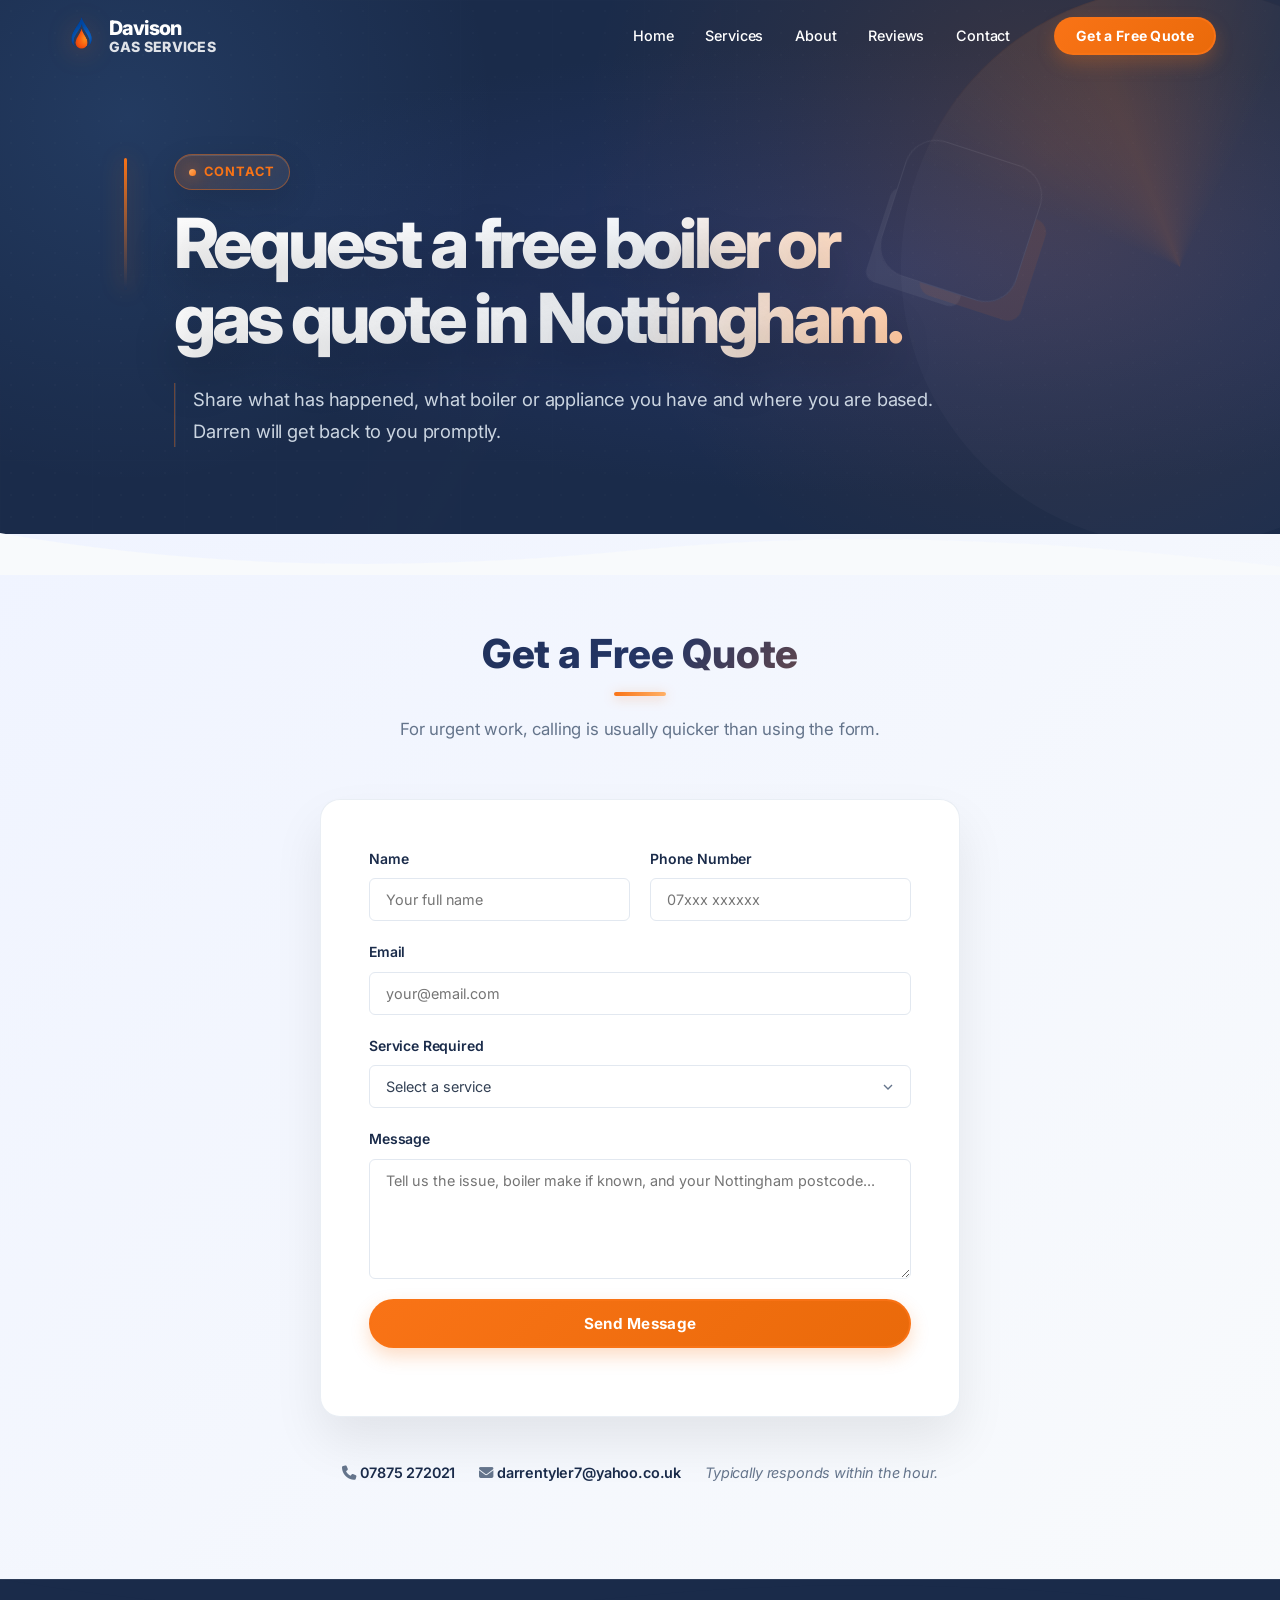
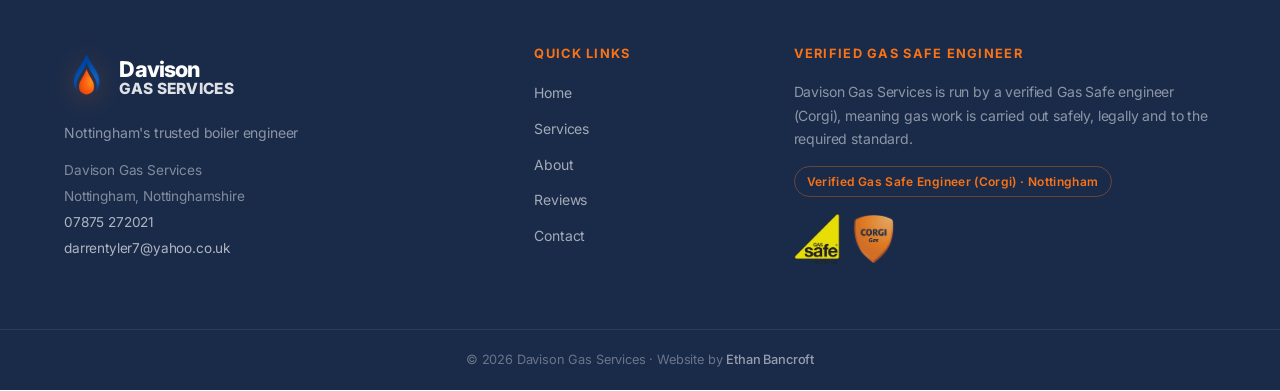
<file: contact.html>
<!DOCTYPE html>
<html lang="en">
<head>
  <meta charset="UTF-8">
  <meta name="viewport" content="width=device-width, initial-scale=1.0">
  <meta http-equiv="X-UA-Compatible" content="IE=edge">
  <title>Contact Davison Gas Services | Gas Engineer Nottingham</title>
  <meta name="description" content="Contact Davison Gas Services for boiler installations, boiler and cooker repairs, gas fire servicing, plumbing and landlords gas safety certificates across Nottingham. Request a free quote.">
  <link rel="canonical" href="https://davisongasservices.co.uk/contact.html">
  <link rel="icon" type="image/svg+xml" href="favicon.svg">
  <link rel="icon" type="image/webp" href="images/DavisonGasServicesLogo.webp" sizes="32x32">
  <link rel="apple-touch-icon" href="images/DavisonGasServicesLogo.webp" sizes="180x180">
  <meta name="robots" content="index, follow, max-snippet:-1, max-image-preview:large, max-video-preview:-1">
  <meta name="author" content="Davison Gas Services">
  <meta http-equiv="Cache-Control" content="max-age=31536000">
  <meta property="og:type" content="website">
  <meta property="og:url" content="https://davisongasservices.co.uk/contact.html">
  <meta property="og:title" content="Contact Davison Gas Services | Gas Engineer Nottingham">
  <meta property="og:description" content="Request a free quote from a local Nottingham verified Gas Safe engineer (Corgi).">
  <meta property="og:image" content="https://davisongasservices.co.uk/og-image.jpg">
  <meta property="og:image:width" content="1200">
  <meta property="og:image:height" content="630">
  <meta property="og:site_name" content="Davison Gas Services">
  <meta property="og:locale" content="en_GB">
  <meta name="twitter:card" content="summary_large_image">
  <meta name="twitter:title" content="Contact Davison Gas Services | Gas Engineer Nottingham">
  <meta name="twitter:description" content="Request a free quote from a local Nottingham verified Gas Safe engineer (Corgi).">
  <meta name="twitter:image" content="https://davisongasservices.co.uk/og-image.jpg">
  <link rel="preconnect" href="https://fonts.googleapis.com">
  <link rel="preconnect" href="https://fonts.gstatic.com" crossorigin>
  <link rel="preload" as="style" href="https://fonts.googleapis.com/css2?family=Inter:wght@400;500;600;700;800&display=swap" onload="this.onload=null;this.rel='stylesheet'">
  <noscript><link rel="stylesheet" href="https://fonts.googleapis.com/css2?family=Inter:wght@400;500;600;700;800&display=swap"></noscript>
  <link rel="stylesheet" href="styles.css">
  <link rel="stylesheet" href="https://cdnjs.cloudflare.com/ajax/libs/font-awesome/6.5.1/css/all.min.css" crossorigin="anonymous">
</head>
<body>
  <header class="nav-header" id="nav-header" role="banner">
    <nav class="nav-container" aria-label="Main navigation">
      <a href="index.html" class="nav-logo brand-logo" aria-label="Davison Gas Services home">
        <img src="images/DavisonGasServicesLogo.webp" alt="Davison Gas Services logo" class="brand-logo-img" width="40" height="40" loading="lazy">
        <span class="brand-text"><span>Davison</span><span>Gas Services</span></span>
      </a>
      <ul class="nav-links" id="nav-links" role="list">
        <li><a href="index.html">Home</a></li>
        <li><a href="services.html">Services</a></li>
        <li><a href="about.html">About</a></li>
        <li><a href="reviews.html">Reviews</a></li>
        <li><a href="contact.html">Contact</a></li>
      </ul>
      <a href="contact.html" class="btn btn-orange nav-cta">Get a Free Quote</a>
      <button class="hamburger" id="hamburger" aria-label="Toggle menu" aria-expanded="false"><span></span><span></span><span></span></button>
    </nav>
  </header>

  <main>
    <section class="page-hero">
      <div class="container">
        <span class="page-kicker">Contact</span>
        <h1 class="page-title">Request a free boiler or gas quote in Nottingham.</h1>
        <p class="page-intro">Share what has happened, what boiler or appliance you have and where you are based. Darren will get back to you promptly.</p>
      </div>
    </section>

    <section class="contact-section section" aria-labelledby="contact-title">
      <div class="container">
        <h2 class="section-title" id="contact-title">Get a Free Quote</h2>
        <p class="section-subtitle">For urgent work, calling is usually quicker than using the form.</p>
        <!-- aria-label provides accessible name for the form landmark -->
        <form class="contact-form" id="contact-form" novalidate aria-label="Contact form">
          <div class="form-row">
            <div class="form-group">
              <label for="name">Name</label>
              <input type="text" id="name" name="name" placeholder="Your full name" required>
            </div>
            <div class="form-group">
              <label for="phone">Phone Number</label>
              <input type="tel" id="phone" name="phone" placeholder="07xxx xxxxxx" required>
            </div>
          </div>
          <div class="form-group">
            <label for="email">Email</label>
            <input type="email" id="email" name="email" placeholder="your@email.com" required>
          </div>
          <div class="form-group">
            <label for="service">Service Required</label>
            <select id="service" name="service" required>
              <option value="" disabled selected>Select a service</option>
              <option value="gas-boiler-installations">Gas Boiler Installations</option>
              <option value="gas-boiler-cooker-repairs">Gas Boiler &amp; Cooker Repairs</option>
              <option value="gas-fire-servicing">Gas Fire Servicing</option>
              <option value="plumbing-repair">Plumbing Repair</option>
              <option value="landlords-certificates">Landlords Certificates</option>
            </select>
          </div>
          <div class="form-group">
            <label for="message">Message</label>
            <textarea id="message" name="message" rows="5" placeholder="Tell us the issue, boiler make if known, and your Nottingham postcode..."></textarea>
          </div>
          <button type="submit" class="btn btn-orange btn-full">Send Message</button>
          <div id="form-status" class="form-status" aria-live="polite"></div>
        </form>
        <div class="contact-info">
          <span><i class="fa-solid fa-phone" aria-hidden="true"></i> <a href="tel:+447875272021">07875 272021</a></span>
          <span><i class="fa-solid fa-envelope" aria-hidden="true"></i> <a href="mailto:darrentyler7@yahoo.co.uk">darrentyler7@yahoo.co.uk</a></span>
          <span class="contact-response">Typically responds within the hour.</span>
        </div>
      </div>
    </section>
  </main>

  <footer class="footer" role="contentinfo">
    <div class="footer-main">
      <div class="container footer-grid">
        <div class="footer-brand">
          <div class="footer-logo brand-logo" aria-label="Davison Gas Services">
            <img src="images/DavisonGasServicesLogo.webp" alt="Davison Gas Services logo" class="brand-logo-img" width="40" height="40" loading="lazy">
            <span class="brand-text"><span>Davison</span><span>Gas Services</span></span>
          </div>
          <p class="footer-tagline">Nottingham's trusted boiler engineer</p>
          <address class="footer-address">
            Davison Gas Services<br>
            Nottingham, Nottinghamshire<br>
            <a href="tel:+447875272021">07875 272021</a><br>
            <a href="mailto:darrentyler7@yahoo.co.uk">darrentyler7@yahoo.co.uk</a>
          </address>
        </div>
        <nav class="footer-links" aria-label="Footer navigation">
          <h4>Quick Links</h4>
          <ul role="list">
            <li><a href="index.html">Home</a></li>
            <li><a href="services.html">Services</a></li>
            <li><a href="about.html">About</a></li>
            <li><a href="reviews.html">Reviews</a></li>
            <li><a href="contact.html">Contact</a></li>
          </ul>
        </nav>
        <div class="footer-safe">
          <h4>Verified Gas Safe Engineer</h4>
          <p>Davison Gas Services is run by a verified Gas Safe engineer (Corgi), meaning gas work is carried out safely, legally and to the required standard.</p>
          <span class="footer-safe-badge">Verified Gas Safe Engineer (Corgi) &middot; Nottingham</span>
          <div class="footer-credentials">
            <img src="images/GasSafeEngineer.webp" alt="Gas Safe registered engineer" width="52" height="52" loading="lazy">
            <img src="images/CorgiGasSafe.webp" alt="Corgi Gas Safe" width="52" height="52" loading="lazy">
          </div>
        </div>
      </div>
    </div>
    <div class="footer-bottom">
      <p>&copy; 2026 Davison Gas Services &middot; Website by <a href="https://ethanbancroft.co.uk" target="_blank" rel="noopener noreferrer">Ethan Bancroft</a></p>
    </div>
  </footer>

  <script src="script.js" defer></script>
</body>
</html>
</file>
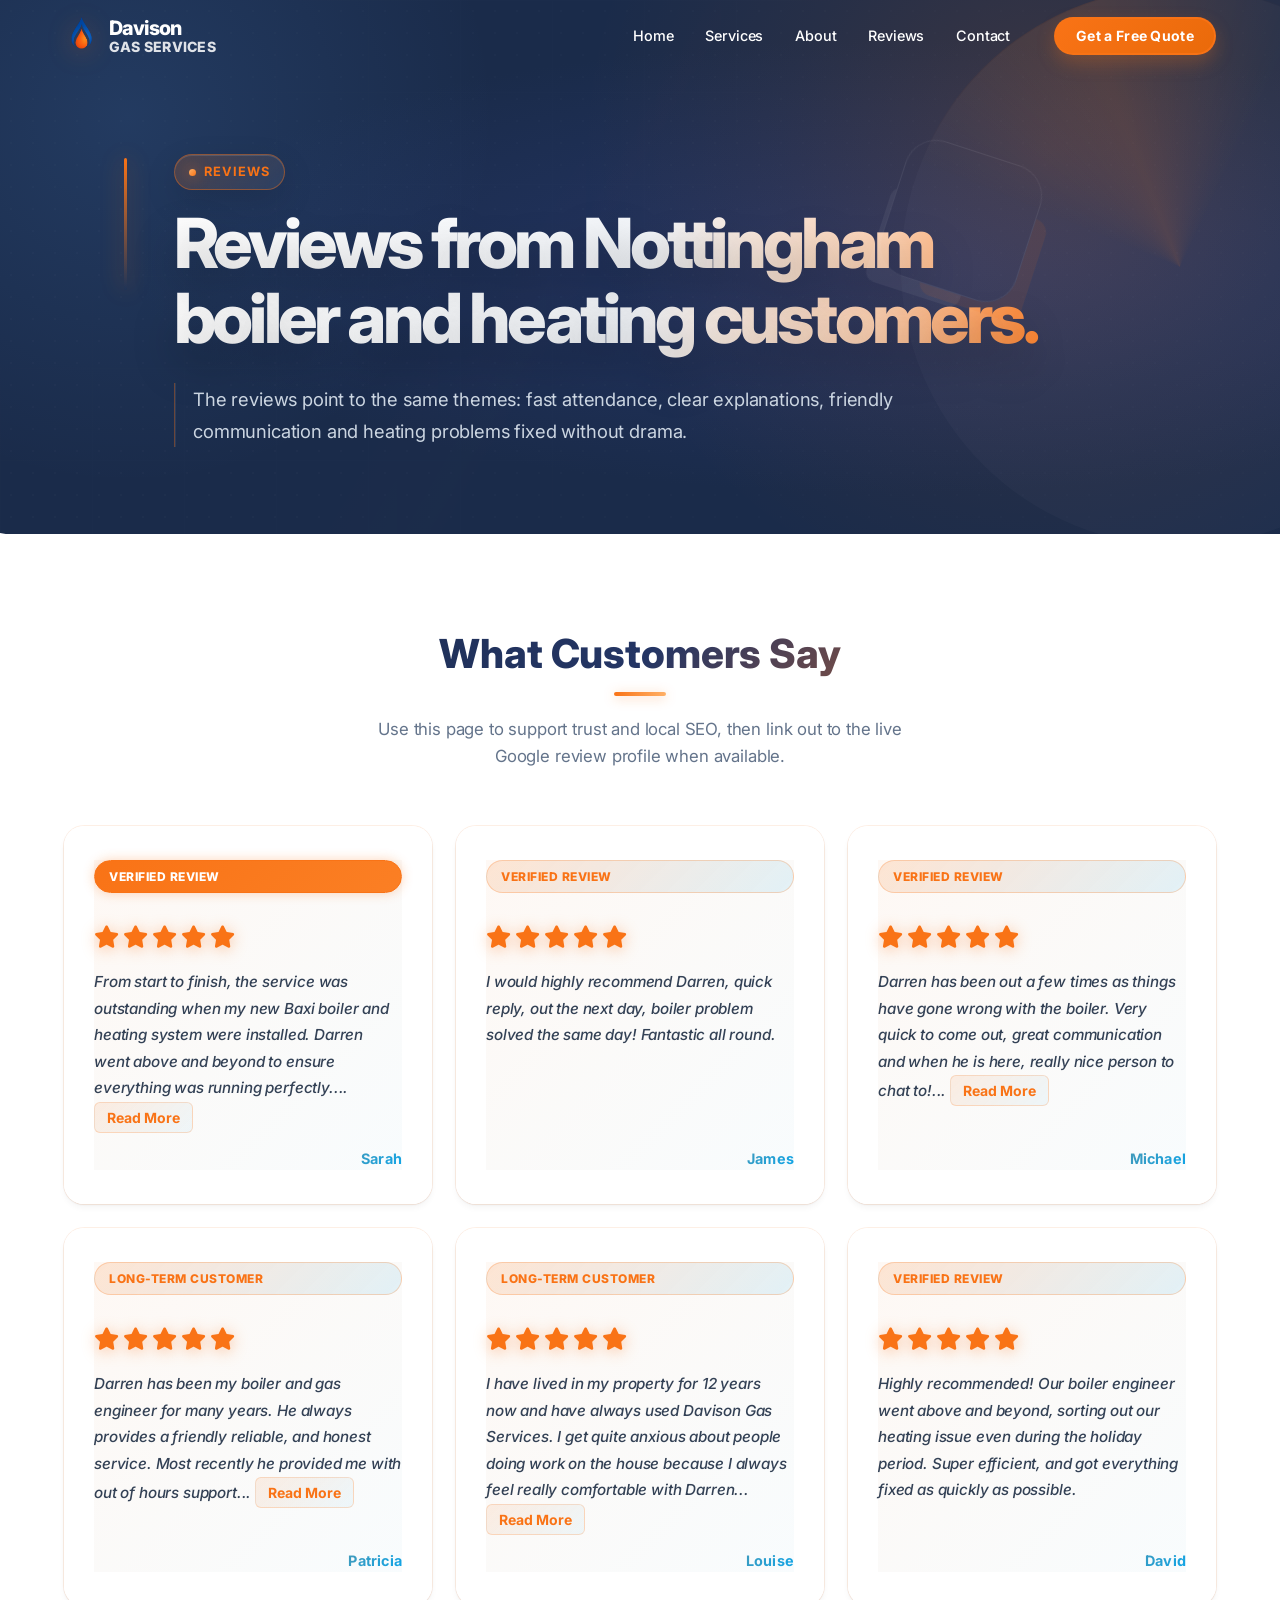
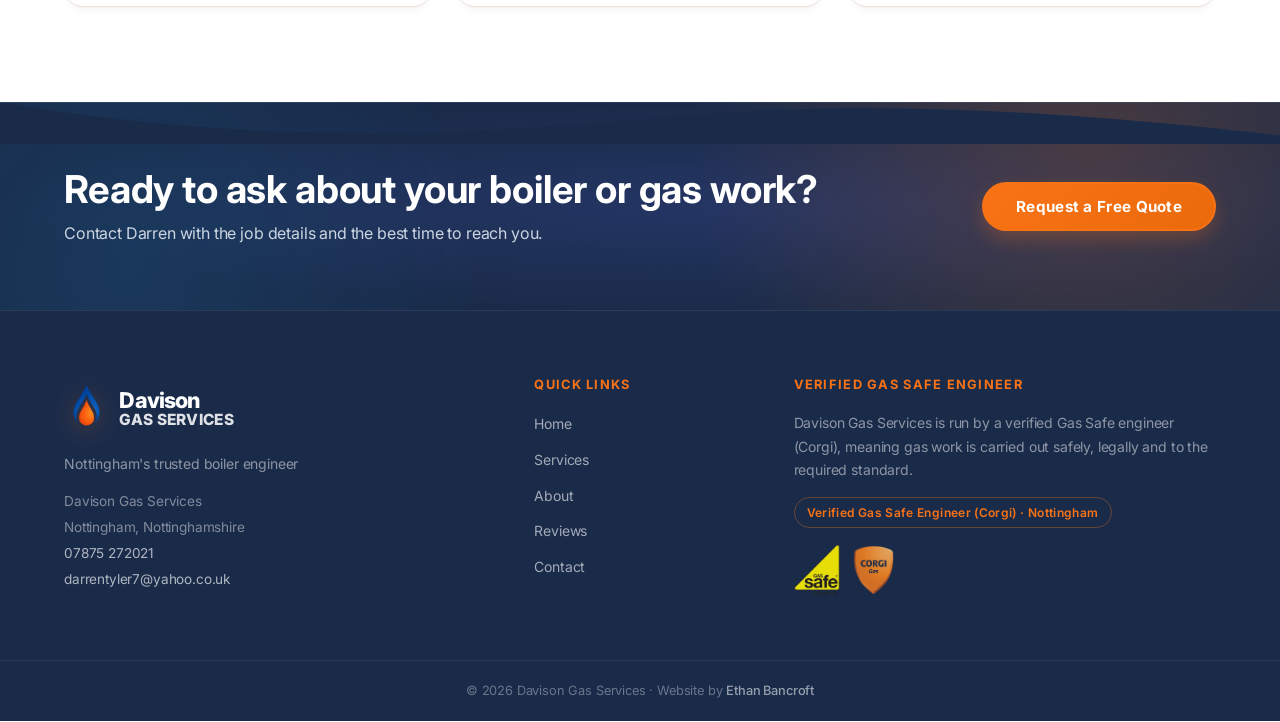
<file: reviews.html>
<!DOCTYPE html>
<html lang="en">
<head>
  <meta charset="UTF-8">
  <meta name="viewport" content="width=device-width, initial-scale=1.0">
  <meta http-equiv="X-UA-Compatible" content="IE=edge">
  <title>Customer Reviews | Davison Gas Services Nottingham</title>
  <meta name="description" content="Read customer reviews for Davison Gas Services, a Nottingham boiler and gas engineer rated for fast response, honest advice and tidy work. See what local homeowners say about Darren.">
  <link rel="canonical" href="https://davisongasservices.co.uk/reviews.html">
  <link rel="icon" type="image/svg+xml" href="favicon.svg">
  <link rel="icon" type="image/webp" href="images/DavisonGasServicesLogo.webp" sizes="32x32">
  <link rel="apple-touch-icon" href="images/DavisonGasServicesLogo.webp" sizes="180x180">
  <meta name="robots" content="index, follow, max-snippet:-1, max-image-preview:large, max-video-preview:-1">
  <meta name="author" content="Davison Gas Services">
  <meta http-equiv="Cache-Control" content="max-age=31536000">
  <meta property="og:type" content="website">
  <meta property="og:url" content="https://davisongasservices.co.uk/reviews.html">
  <meta property="og:title" content="Customer Reviews | Davison Gas Services Nottingham">
  <meta property="og:description" content="Reviews from Nottingham customers who used Davison Gas Services for boiler and heating work.">
  <meta property="og:image" content="https://davisongasservices.co.uk/og-image.jpg">
  <meta property="og:image:width" content="1200">
  <meta property="og:image:height" content="630">
  <meta property="og:site_name" content="Davison Gas Services">
  <meta property="og:locale" content="en_GB">
  <meta name="twitter:card" content="summary_large_image">
  <meta name="twitter:title" content="Customer Reviews | Davison Gas Services Nottingham">
  <meta name="twitter:description" content="Reviews from Nottingham customers who used Davison Gas Services for boiler and heating work.">
  <meta name="twitter:image" content="https://davisongasservices.co.uk/og-image.jpg">
  <link rel="preconnect" href="https://fonts.googleapis.com">
  <link rel="preconnect" href="https://fonts.gstatic.com" crossorigin>
  <link rel="preload" as="style" href="https://fonts.googleapis.com/css2?family=Inter:wght@400;500;600;700;800&display=swap" onload="this.onload=null;this.rel='stylesheet'">
  <noscript><link rel="stylesheet" href="https://fonts.googleapis.com/css2?family=Inter:wght@400;500;600;700;800&display=swap"></noscript>
  <link rel="stylesheet" href="styles.css">
  <link rel="stylesheet" href="https://cdnjs.cloudflare.com/ajax/libs/font-awesome/6.5.1/css/all.min.css" crossorigin="anonymous">
</head>
<body>
  <header class="nav-header" id="nav-header" role="banner">
    <nav class="nav-container" aria-label="Main navigation">
      <a href="index.html" class="nav-logo brand-logo" aria-label="Davison Gas Services home">
        <img src="images/DavisonGasServicesLogo.webp" alt="Davison Gas Services logo" class="brand-logo-img" width="40" height="40" loading="lazy">
        <span class="brand-text"><span>Davison</span><span>Gas Services</span></span>
      </a>
      <ul class="nav-links" id="nav-links" role="list">
        <li><a href="index.html">Home</a></li>
        <li><a href="services.html">Services</a></li>
        <li><a href="about.html">About</a></li>
        <li><a href="reviews.html">Reviews</a></li>
        <li><a href="contact.html">Contact</a></li>
      </ul>
      <a href="contact.html" class="btn btn-orange nav-cta">Get a Free Quote</a>
      <button class="hamburger" id="hamburger" aria-label="Toggle menu" aria-expanded="false"><span></span><span></span><span></span></button>
    </nav>
  </header>

  <main>
    <section class="page-hero">
      <div class="container">
        <span class="page-kicker">Reviews</span>
        <h1 class="page-title">Reviews from Nottingham boiler and heating customers.</h1>
        <p class="page-intro">The reviews point to the same themes: fast attendance, clear explanations, friendly communication and heating problems fixed without drama.</p>
      </div>
    </section>

    <section class="reviews-section section" aria-labelledby="reviews-title">
      <div class="container">
        <h2 class="section-title" id="reviews-title">What Customers Say</h2>
        <p class="section-subtitle">Use this page to support trust and local SEO, then link out to the live Google review profile when available.</p>
        <div class="reviews-grid">
          <article class="review-card review-card-premium">
            <div class="review-badge">Verified Review</div>
            <div class="review-stars" aria-label="Five star rating"><i class="fa-solid fa-star" aria-hidden="true"></i><i class="fa-solid fa-star" aria-hidden="true"></i><i class="fa-solid fa-star" aria-hidden="true"></i><i class="fa-solid fa-star" aria-hidden="true"></i><i class="fa-solid fa-star" aria-hidden="true"></i></div>
            <div class="review-body">
              <span class="review-visible">From start to finish, the service was outstanding when my new Baxi boiler and heating system were installed. Darren went above and beyond to ensure everything was running perfectly.</span><span class="review-ellipsis">...</span><span class="review-hidden"> I was particularly impressed by the setup and WiFi connection service. Friendly, professional, and excellent value - highly recommended!</span> <button class="read-more-btn" aria-expanded="false">Read More</button>
            </div>
            <h3 class="review-name">Sarah</h3>
          </article>
          <article class="review-card">
            <div class="review-badge">Verified Review</div>
            <div class="review-stars" aria-label="Five star rating"><i class="fa-solid fa-star" aria-hidden="true"></i><i class="fa-solid fa-star" aria-hidden="true"></i><i class="fa-solid fa-star" aria-hidden="true"></i><i class="fa-solid fa-star" aria-hidden="true"></i><i class="fa-solid fa-star" aria-hidden="true"></i></div>
            <div class="review-body">
              <span>I would highly recommend Darren, quick reply, out the next day, boiler problem solved the same day! Fantastic all round.</span>
            </div>
            <h3 class="review-name">James</h3>
          </article>
          <article class="review-card">
            <div class="review-badge">Verified Review</div>
            <div class="review-stars" aria-label="Five star rating"><i class="fa-solid fa-star" aria-hidden="true"></i><i class="fa-solid fa-star" aria-hidden="true"></i><i class="fa-solid fa-star" aria-hidden="true"></i><i class="fa-solid fa-star" aria-hidden="true"></i><i class="fa-solid fa-star" aria-hidden="true"></i></div>
            <div class="review-body">
              <span class="review-visible">Darren has been out a few times as things have gone wrong with the boiler. Very quick to come out, great communication and when he is here, really nice person to chat to!</span><span class="review-ellipsis">...</span><span class="review-hidden"> Really appreciate that he fully explains what the problem was and what he has done. Recommend! Top service. Thank you.</span> <button class="read-more-btn" aria-expanded="false">Read More</button>
            </div>
            <h3 class="review-name">Michael</h3>
          </article>
          <article class="review-card">
            <div class="review-badge">Long-term Customer</div>
            <div class="review-stars" aria-label="Five star rating"><i class="fa-solid fa-star" aria-hidden="true"></i><i class="fa-solid fa-star" aria-hidden="true"></i><i class="fa-solid fa-star" aria-hidden="true"></i><i class="fa-solid fa-star" aria-hidden="true"></i><i class="fa-solid fa-star" aria-hidden="true"></i></div>
            <div class="review-body">
              <span class="review-visible">Darren has been my boiler and gas engineer for many years. He always provides a friendly reliable, and honest service. Most recently he provided me with out of hours support</span><span class="review-ellipsis">...</span><span class="review-hidden"> which ensured my boiler was fixed quickly, he even replaced a few other parts which were on their last legs too saving me money in the long run. Five star service.</span> <button class="read-more-btn" aria-expanded="false">Read More</button>
            </div>
            <h3 class="review-name">Patricia</h3>
          </article>
          <article class="review-card">
            <div class="review-badge">Long-term Customer</div>
            <div class="review-stars" aria-label="Five star rating"><i class="fa-solid fa-star" aria-hidden="true"></i><i class="fa-solid fa-star" aria-hidden="true"></i><i class="fa-solid fa-star" aria-hidden="true"></i><i class="fa-solid fa-star" aria-hidden="true"></i><i class="fa-solid fa-star" aria-hidden="true"></i></div>
            <div class="review-body">
              <span class="review-visible">I have lived in my property for 12 years now and have always used Davison Gas Services. I get quite anxious about people doing work on the house because I always feel really comfortable with Darren</span><span class="review-ellipsis">...</span><span class="review-hidden"> and he has always been polite and cheerful. I have three children so whenever I've had issues with the boiler or even a question we have always been seen/replied to really quickly. Recently we needed a new boiler - it was all done within a day and cleaned up for me too.</span> <button class="read-more-btn" aria-expanded="false">Read More</button>
            </div>
            <h3 class="review-name">Louise</h3>
          </article>
          <article class="review-card">
            <div class="review-badge">Verified Review</div>
            <div class="review-stars" aria-label="Five star rating"><i class="fa-solid fa-star" aria-hidden="true"></i><i class="fa-solid fa-star" aria-hidden="true"></i><i class="fa-solid fa-star" aria-hidden="true"></i><i class="fa-solid fa-star" aria-hidden="true"></i><i class="fa-solid fa-star" aria-hidden="true"></i></div>
            <div class="review-body">
              <span>Highly recommended! Our boiler engineer went above and beyond, sorting out our heating issue even during the holiday period. Super efficient, and got everything fixed as quickly as possible.</span>
            </div>
            <h3 class="review-name">David</h3>
          </article>
        </div>
      </div>
    </section>

    <section class="cta-band">
      <div class="container cta-band-inner">
        <div>
          <h2>Ready to ask about your boiler or gas work?</h2>
          <p>Contact Darren with the job details and the best time to reach you.</p>
        </div>
        <a href="contact.html" class="btn btn-orange">Request a Free Quote</a>
      </div>
    </section>
  </main>

  <footer class="footer" role="contentinfo">
    <div class="footer-main">
      <div class="container footer-grid">
        <div class="footer-brand">
          <div class="footer-logo brand-logo" aria-label="Davison Gas Services">
            <img src="images/DavisonGasServicesLogo.webp" alt="Davison Gas Services logo" class="brand-logo-img" width="40" height="40" loading="lazy">
            <span class="brand-text"><span>Davison</span><span>Gas Services</span></span>
          </div>
          <p class="footer-tagline">Nottingham's trusted boiler engineer</p>
          <address class="footer-address">
            Davison Gas Services<br>
            Nottingham, Nottinghamshire<br>
            <a href="tel:+447875272021">07875 272021</a><br>
            <a href="mailto:darrentyler7@yahoo.co.uk">darrentyler7@yahoo.co.uk</a>
          </address>
        </div>
        <nav class="footer-links" aria-label="Footer navigation">
          <h4>Quick Links</h4>
          <ul role="list">
            <li><a href="index.html">Home</a></li>
            <li><a href="services.html">Services</a></li>
            <li><a href="about.html">About</a></li>
            <li><a href="reviews.html">Reviews</a></li>
            <li><a href="contact.html">Contact</a></li>
          </ul>
        </nav>
        <div class="footer-safe">
          <h4>Verified Gas Safe Engineer</h4>
          <p>Davison Gas Services is run by a verified Gas Safe engineer (Corgi), meaning gas work is carried out safely, legally and to the required standard.</p>
          <span class="footer-safe-badge">Verified Gas Safe Engineer (Corgi) &middot; Nottingham</span>
          <div class="footer-credentials">
            <img src="images/GasSafeEngineer.webp" alt="Gas Safe registered engineer" width="52" height="52" loading="lazy">
            <img src="images/CorgiGasSafe.webp" alt="Corgi Gas Safe" width="52" height="52" loading="lazy">
          </div>
        </div>
      </div>
    </div>
    <div class="footer-bottom">
      <p>&copy; 2026 Davison Gas Services &middot; Website by <a href="https://ethanbancroft.co.uk" target="_blank" rel="noopener noreferrer">Ethan Bancroft</a></p>
    </div>
  </footer>

  <script src="script.js" defer></script>
</body>
</html>
</file>
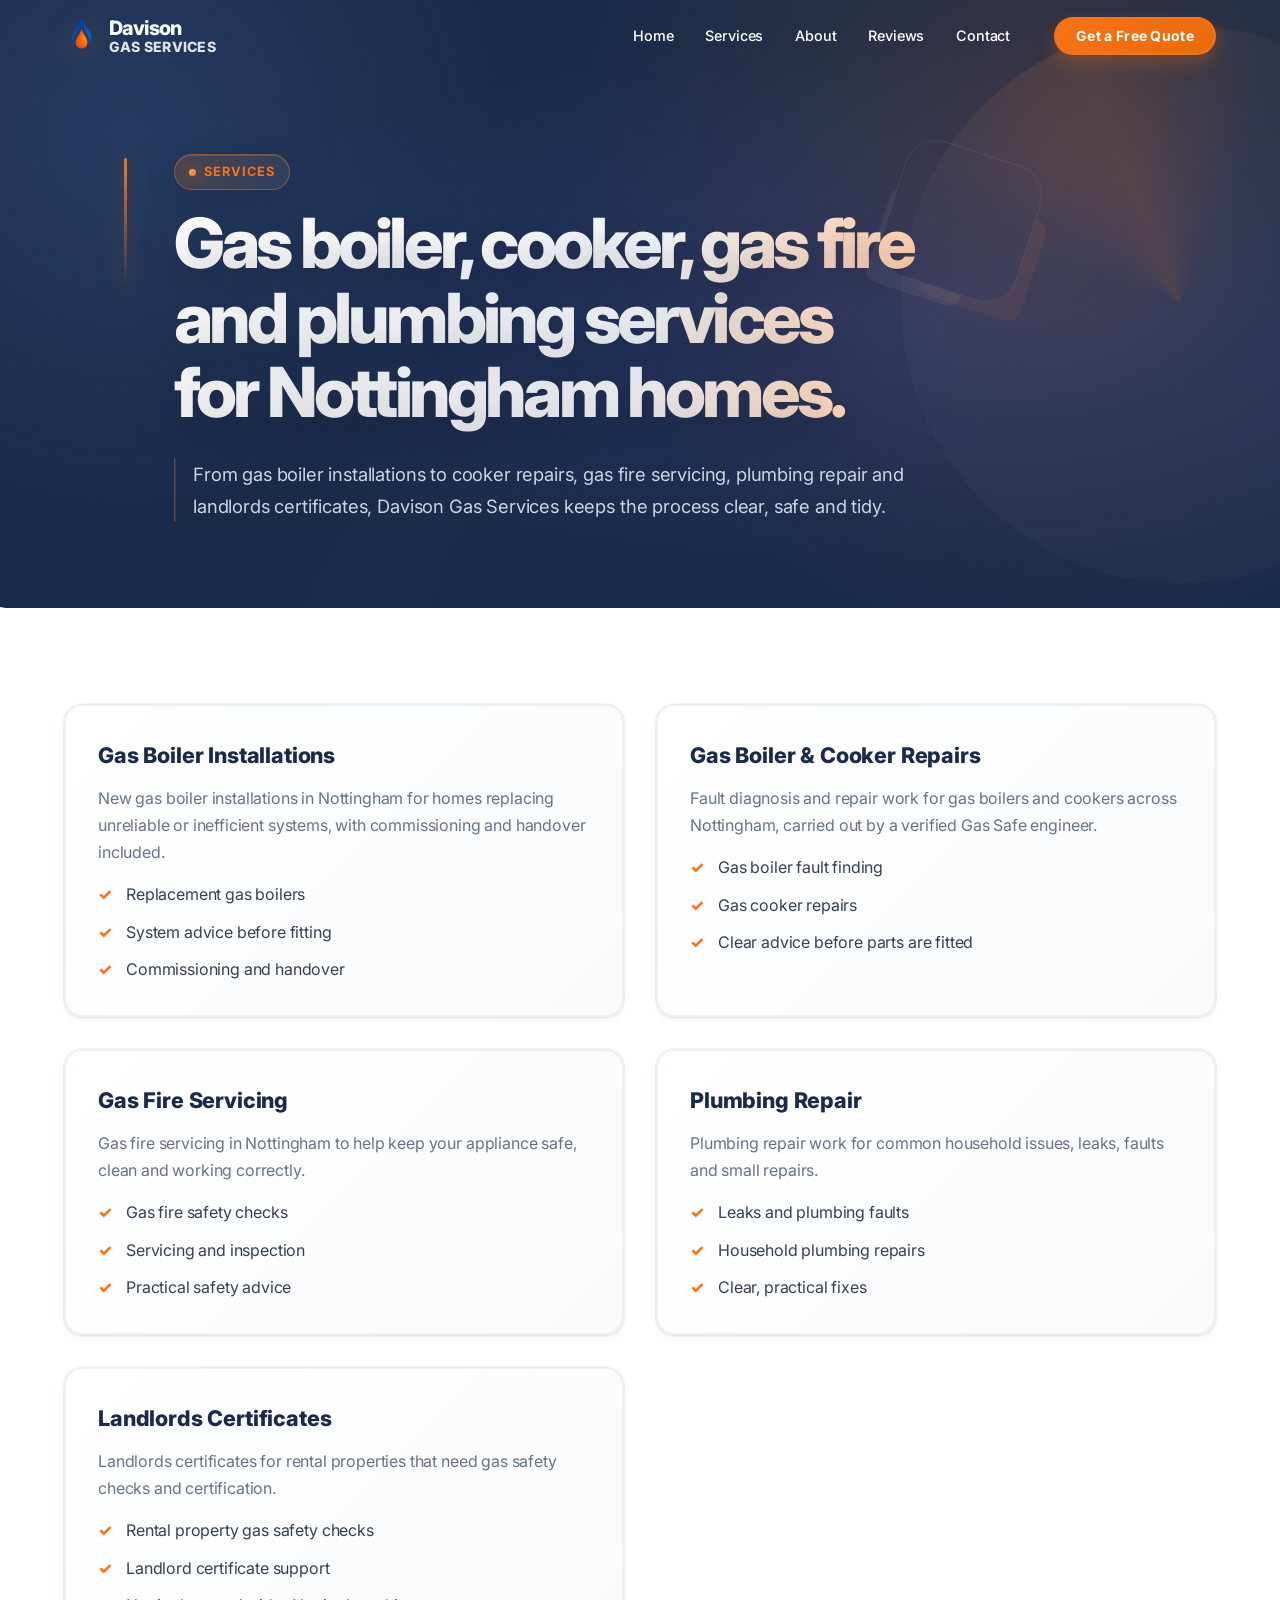
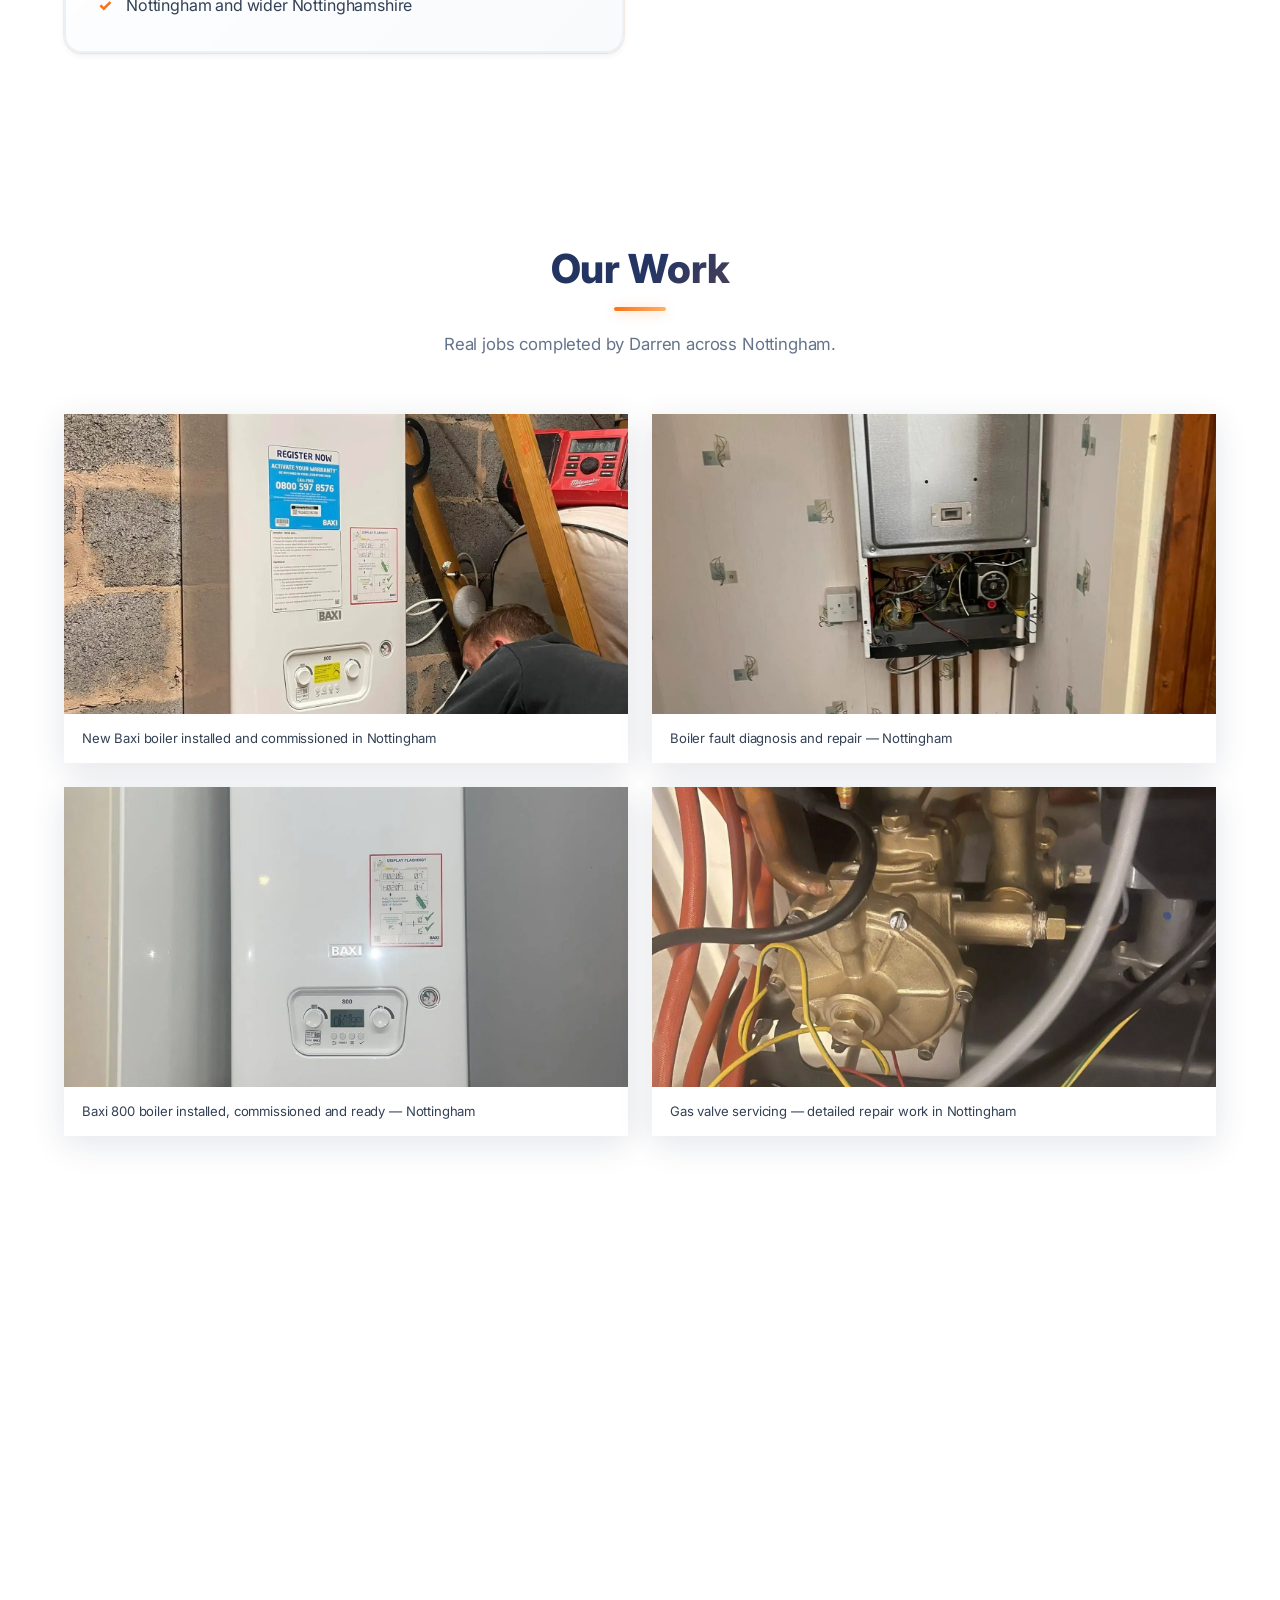
<file: services.html>
<!DOCTYPE html>
<html lang="en">
<head>
  <meta charset="UTF-8">
  <meta name="viewport" content="width=device-width, initial-scale=1.0">
  <meta http-equiv="X-UA-Compatible" content="IE=edge">
  <title>Boiler &amp; Gas Services Nottingham | Davison Gas Services</title>
  <meta name="description" content="Gas boiler installations, boiler and cooker repairs, gas fire servicing, plumbing repair and landlords gas safety certificates in Nottingham from a verified Gas Safe engineer (Corgi).">
  <link rel="canonical" href="https://davisongasservices.co.uk/services.html">
  <link rel="icon" type="image/svg+xml" href="favicon.svg">
  <link rel="icon" type="image/webp" href="images/DavisonGasServicesLogo.webp" sizes="32x32">
  <link rel="apple-touch-icon" href="images/DavisonGasServicesLogo.webp" sizes="180x180">
  <meta name="robots" content="index, follow, max-snippet:-1, max-image-preview:large, max-video-preview:-1">
  <meta name="author" content="Davison Gas Services">
  <meta http-equiv="Cache-Control" content="max-age=31536000">
  <meta property="og:type" content="website">
  <meta property="og:url" content="https://davisongasservices.co.uk/services.html">
  <meta property="og:title" content="Boiler &amp; Gas Services Nottingham | Davison Gas Services">
  <meta property="og:description" content="Verified Gas Safe engineer (Corgi) offering gas boiler installations, repairs, gas fire servicing, plumbing repair and landlords certificates across Nottingham.">
  <meta property="og:image" content="https://davisongasservices.co.uk/og-image.jpg">
  <meta property="og:image:width" content="1200">
  <meta property="og:image:height" content="630">
  <meta property="og:site_name" content="Davison Gas Services">
  <meta property="og:locale" content="en_GB">
  <meta name="twitter:card" content="summary_large_image">
  <meta name="twitter:title" content="Boiler &amp; Gas Services Nottingham | Davison Gas Services">
  <meta name="twitter:description" content="Verified Gas Safe engineer (Corgi) offering gas boiler installations, repairs, gas fire servicing, plumbing repair and landlords certificates across Nottingham.">
  <meta name="twitter:image" content="https://davisongasservices.co.uk/og-image.jpg">
  <link rel="preconnect" href="https://fonts.googleapis.com">
  <link rel="preconnect" href="https://fonts.gstatic.com" crossorigin>
  <link rel="preload" as="style" href="https://fonts.googleapis.com/css2?family=Inter:wght@400;500;600;700;800&display=swap" onload="this.onload=null;this.rel='stylesheet'">
  <noscript><link rel="stylesheet" href="https://fonts.googleapis.com/css2?family=Inter:wght@400;500;600;700;800&display=swap"></noscript>
  <link rel="stylesheet" href="styles.css">
</head>
<body>
  <header class="nav-header" id="nav-header" role="banner">
    <nav class="nav-container" aria-label="Main navigation">
      <a href="index.html" class="nav-logo brand-logo" aria-label="Davison Gas Services home">
        <img src="images/DavisonGasServicesLogo.webp" alt="Davison Gas Services logo" class="brand-logo-img" width="40" height="40" loading="lazy">
        <span class="brand-text"><span>Davison</span><span>Gas Services</span></span>
      </a>
      <ul class="nav-links" id="nav-links" role="list">
        <li><a href="index.html">Home</a></li>
        <li><a href="services.html">Services</a></li>
        <li><a href="about.html">About</a></li>
        <li><a href="reviews.html">Reviews</a></li>
        <li><a href="contact.html">Contact</a></li>
      </ul>
      <a href="contact.html" class="btn btn-orange nav-cta">Get a Free Quote</a>
      <button class="hamburger" id="hamburger" aria-label="Toggle menu" aria-expanded="false"><span></span><span></span><span></span></button>
    </nav>
  </header>

  <main>
    <section class="page-hero">
      <div class="container">
        <span class="page-kicker">Services</span>
        <h1 class="page-title">Gas boiler, cooker, gas fire and plumbing services for Nottingham homes.</h1>
        <p class="page-intro">From gas boiler installations to cooker repairs, gas fire servicing, plumbing repair and landlords certificates, Davison Gas Services keeps the process clear, safe and tidy.</p>
      </div>
    </section>

    <section class="section" aria-labelledby="services-detail-title">
      <div class="container">
        <h2 class="section-title section-left" id="services-detail-title" style="display:none">Our Services</h2>
        <div class="service-detail-grid">
          <article class="service-detail">
            <h2>Gas Boiler Installations</h2>
            <p>New gas boiler installations in Nottingham for homes replacing unreliable or inefficient systems, with commissioning and handover included.</p>
            <ul class="tick-list">
              <li>Replacement gas boilers</li>
              <li>System advice before fitting</li>
              <li>Commissioning and handover</li>
            </ul>
          </article>
          <article class="service-detail">
            <h2>Gas Boiler &amp; Cooker Repairs</h2>
            <p>Fault diagnosis and repair work for gas boilers and cookers across Nottingham, carried out by a verified Gas Safe engineer.</p>
            <ul class="tick-list">
              <li>Gas boiler fault finding</li>
              <li>Gas cooker repairs</li>
              <li>Clear advice before parts are fitted</li>
            </ul>
          </article>
          <article class="service-detail">
            <h2>Gas Fire Servicing</h2>
            <p>Gas fire servicing in Nottingham to help keep your appliance safe, clean and working correctly.</p>
            <ul class="tick-list">
              <li>Gas fire safety checks</li>
              <li>Servicing and inspection</li>
              <li>Practical safety advice</li>
            </ul>
          </article>
          <article class="service-detail">
            <h2>Plumbing Repair</h2>
            <p>Plumbing repair work for common household issues, leaks, faults and small repairs.</p>
            <ul class="tick-list">
              <li>Leaks and plumbing faults</li>
              <li>Household plumbing repairs</li>
              <li>Clear, practical fixes</li>
            </ul>
          </article>
          <article class="service-detail">
            <h2>Landlords Certificates</h2>
            <p>Landlords certificates for rental properties that need gas safety checks and certification.</p>
            <ul class="tick-list">
              <li>Rental property gas safety checks</li>
              <li>Landlord certificate support</li>
              <li>Nottingham and wider Nottinghamshire</li>
            </ul>
          </article>
        </div>
      </div>
    </section>

    <section class="work-gallery-section section" id="our-work" aria-label="Work photos">
      <div class="container">
        <h2 class="section-title">Our Work</h2>
        <p class="section-subtitle">Real jobs completed by Darren across Nottingham.</p>
        <div class="work-gallery-grid">
          <figure class="work-gallery-figure">
            <img
              src="images/image2.webp"
              alt="Davison Gas Services engineer installing a new Baxi boiler in a Nottingham home — complete installation with commissioning and handover"
              class="work-gallery-img"
              width="700" height="420"
              loading="lazy">
            <figcaption>New Baxi boiler installed and commissioned in Nottingham</figcaption>
          </figure>
          <figure class="work-gallery-figure">
            <img
              src="images/image4.webp"
              alt="Gas boiler opened for fault diagnosis and repair by Davison Gas Services — Gas Safe verified engineer in Nottingham"
              class="work-gallery-img"
              width="700" height="420"
              loading="lazy">
            <figcaption>Boiler fault diagnosis and repair — Nottingham</figcaption>
          </figure>
          <figure class="work-gallery-figure">
            <img
              src="images/image5.webp"
              alt="Completed Baxi 800 boiler installation with Magna Clean filter by Davison Gas Services — tidy finish in a Nottingham home"
              class="work-gallery-img"
              width="700" height="420"
              loading="lazy">
            <figcaption>Baxi 800 boiler installed, commissioned and ready — Nottingham</figcaption>
          </figure>
          <figure class="work-gallery-figure">
            <img
              src="images/image7.webp"
              alt="Gas valve and boiler internals being serviced by Davison Gas Services — expert gas repair work in Nottingham"
              class="work-gallery-img"
              width="700" height="420"
              loading="lazy">
            <figcaption>Gas valve servicing — detailed repair work in Nottingham</figcaption>
          </figure>
        </div>
      </div>
    </section>

    <section class="cta-band">
      <div class="container cta-band-inner">
        <div>
          <h2>Not sure which service you need?</h2>
          <p>Send the symptoms, boiler make and your Nottingham postcode, and Darren can point you in the right direction.</p>
        </div>
        <a href="contact.html" class="btn btn-orange">Ask for Advice</a>
      </div>
    </section>
  </main>

  <footer class="footer" role="contentinfo">
    <div class="footer-main">
      <div class="container footer-grid">
        <div class="footer-brand">
          <div class="footer-logo brand-logo" aria-label="Davison Gas Services">
            <img src="images/DavisonGasServicesLogo.webp" alt="Davison Gas Services logo" class="brand-logo-img" width="40" height="40" loading="lazy">
            <span class="brand-text"><span>Davison</span><span>Gas Services</span></span>
          </div>
          <p class="footer-tagline">Nottingham's trusted boiler engineer</p>
          <address class="footer-address">
            Davison Gas Services<br>
            Nottingham, Nottinghamshire<br>
            <a href="tel:+447875272021">07875 272021</a><br>
            <a href="mailto:darrentyler7@yahoo.co.uk">darrentyler7@yahoo.co.uk</a>
          </address>
        </div>
        <nav class="footer-links" aria-label="Footer navigation">
          <h4>Quick Links</h4>
          <ul role="list">
            <li><a href="index.html">Home</a></li>
            <li><a href="services.html">Services</a></li>
            <li><a href="about.html">About</a></li>
            <li><a href="reviews.html">Reviews</a></li>
            <li><a href="contact.html">Contact</a></li>
          </ul>
        </nav>
        <div class="footer-safe">
          <h4>Verified Gas Safe Engineer</h4>
          <p>Davison Gas Services is run by a verified Gas Safe engineer (Corgi), meaning gas work is carried out safely, legally and to the required standard.</p>
          <span class="footer-safe-badge">Verified Gas Safe Engineer (Corgi) &middot; Nottingham</span>
          <div class="footer-credentials">
            <img src="images/GasSafeEngineer.webp" alt="Gas Safe registered engineer" width="52" height="52" loading="lazy">
            <img src="images/CorgiGasSafe.webp" alt="Corgi Gas Safe" width="52" height="52" loading="lazy">
          </div>
        </div>
      </div>
    </div>
    <div class="footer-bottom">
      <p>&copy; 2026 Davison Gas Services &middot; Website by <a href="https://ethanbancroft.co.uk" target="_blank" rel="noopener noreferrer">Ethan Bancroft</a></p>
    </div>
  </footer>

  <script src="script.js" defer></script>
</body>
</html>
</file>
<file: styles.css>
/* ============================================================
   DAVISON GAS SERVICES — styles.css
   ============================================================ */

/* ---------- CSS Custom Properties ---------- */
:root {
  --navy: #1a2b4a;
  --navy-mid: #243564;
  --navy-light: #2e4270;
  --orange: #f97316;
  --orange-hover: #ea6a00;
  --red: #ef4444;
  --blue: #0ea5e9;
  --green: #10b981;
  --purple: #8b5cf6;
  --pink: #ec4899;
  --white: #ffffff;
  --grey-bg: #f8fafc;
  --grey-border: #e2e8f0;
  --grey-text: #64748b;
  --grey-light: #cbd5e1;
  --grey-dark: #334155;
  --success: #16a34a;
  --error: #dc2626;

  --font: 'Inter', system-ui, -apple-system, sans-serif;
  --radius-sm: 6px;
  --radius-md: 12px;
  --radius-lg: 16px;
  --radius-full: 9999px;

  --shadow-sm: 0 1px 3px rgba(0,0,0,0.08), 0 1px 2px rgba(0,0,0,0.06);
  --shadow-md: 0 4px 16px rgba(0,0,0,0.10), 0 2px 6px rgba(0,0,0,0.06);
  --shadow-lg: 0 8px 32px rgba(0,0,0,0.14), 0 4px 12px rgba(0,0,0,0.08);
  --shadow-xl: 0 20px 50px rgba(0,0,0,0.18), 0 8px 20px rgba(0,0,0,0.10);

  --ease-premium: cubic-bezier(0.4, 0, 0.2, 1);
  --transition: 0.3s cubic-bezier(0.4, 0, 0.2, 1);
}

@keyframes shimmer {
  0%, 100% { background-position: 0% center; }
  50% { background-position: 200% center; }
}

@keyframes float {
  0%, 100% { transform: translateY(0px); }
  50% { transform: translateY(-10px); }
}

@keyframes glow {
  0%, 100% { box-shadow: 0 0 0 0 rgba(249,115,22,0.7); }
  50% { box-shadow: 0 0 0 10px rgba(249,115,22,0); }
}

@keyframes pulse-scale {
  0%, 100% { transform: scale(1); }
  50% { transform: scale(1.05); }
}

@keyframes gradient-shift {
  0% { background-position: 0% center; }
  100% { background-position: 200% center; }
}

/* ---------- Reset & Base ---------- */
*, *::before, *::after {
  box-sizing: border-box;
  margin: 0;
  padding: 0;
}

html {
  scroll-behavior: smooth;
  font-size: 16px;
}

body {
  font-family: var(--font);
  color: var(--grey-dark);
  line-height: 1.6;
  background: var(--white);
  -webkit-font-smoothing: antialiased;
  -moz-osx-font-smoothing: grayscale;
  letter-spacing: -0.01em;
}

img {
  display: block;
  max-width: 100%;
}

a {
  text-decoration: none;
  color: inherit;
}

a,
button,
select,
input[type="submit"],
input[type="button"],
.btn,
.read-more-btn {
  cursor: pointer;
}

ul {
  list-style: none;
}

/* ---------- Utility ---------- */
.container {
  max-width: 1200px;
  margin: 0 auto;
  padding: 0 24px;
}

.section {
  padding: 96px 0;
  position: relative;
  isolation: isolate;
}

.section::before,
.cta-band::before,
.footer::before {
  content: '';
  position: absolute;
  left: 0;
  top: -1px;
  width: 100%;
  height: 42px;
  background-repeat: no-repeat;
  background-size: 100% 100%;
  background-position: center top;
  pointer-events: none;
  z-index: 1;
}

.section:nth-of-type(odd)::before {
  transform: rotateY(180deg);
}

.section::before {
  background-image: url("data:image/svg+xml,%3Csvg viewBox='0 0 1440 80' preserveAspectRatio='none' xmlns='http://www.w3.org/2000/svg'%3E%3Cpath fill='%23ffffff' d='M0 0C240 72 480 72 720 32C960 -8 1200 16 1440 64V80H0V0Z'/%3E%3C/svg%3E");
}

.services-section::before,
.reviews-section::before {
  background-image: url("data:image/svg+xml,%3Csvg viewBox='0 0 1440 80' preserveAspectRatio='none' xmlns='http://www.w3.org/2000/svg'%3E%3Cpath fill='%23ffffff' d='M0 0C240 72 480 72 720 32C960 -8 1200 16 1440 64V80H0V0Z'/%3E%3C/svg%3E");
}

.why-section::before,
.contact-section::before {
  background-image: url("data:image/svg+xml,%3Csvg viewBox='0 0 1440 80' preserveAspectRatio='none' xmlns='http://www.w3.org/2000/svg'%3E%3Cpath fill='%23f8fafc' d='M0 0C240 72 480 72 720 32C960 -8 1200 16 1440 64V80H0V0Z'/%3E%3C/svg%3E");
}

.cta-band {
  position: relative;
  isolation: isolate;
}

.cta-band::before,
.footer::before {
  background-image: url("data:image/svg+xml,%3Csvg viewBox='0 0 1440 80' preserveAspectRatio='none' xmlns='http://www.w3.org/2000/svg'%3E%3Cpath fill='%231a2b4a' d='M0 0C240 72 480 72 720 32C960 -8 1200 16 1440 64V80H0V0Z'/%3E%3C/svg%3E");
}

.section-title {
  font-size: clamp(1.75rem, 3.5vw, 2.5rem);
  font-weight: 800;
  background: linear-gradient(135deg, var(--navy) 0%, var(--navy-mid) 50%, var(--orange) 100%);
  -webkit-background-clip: text;
  background-clip: text;
  color: transparent;
  text-align: center;
  margin-bottom: 12px;
  line-height: 1.2;
  position: relative;
  display: inline-block;
  width: 100%;
}

.section-subtitle {
  font-size: 1.05rem;
  color: var(--grey-text);
  text-align: center;
  margin-bottom: 56px;
  max-width: 560px;
  margin-left: auto;
  margin-right: auto;
}

.section-left {
  text-align: left;
  margin-left: 0;
  margin-right: 0;
}

.page-hero {
  background:
    radial-gradient(circle at 82% 28%, rgba(249,115,22,0.16) 0%, rgba(249,115,22,0.055) 24%, transparent 42%),
    radial-gradient(circle at 10% 22%, rgba(96,165,250,0.13) 0%, transparent 30%),
    radial-gradient(ellipse at 70% 50%, #243564 0%, #1a2b4a 60%);
  padding: 154px 0 86px;
  color: var(--white);
  position: relative;
  overflow: hidden;
  isolation: isolate;
}

.page-hero::before {
  content: '';
  position: absolute;
  width: 560px;
  height: 560px;
  right: -180px;
  top: 50%;
  border-radius: 50%;
  transform: translateY(-50%);
  background:
    linear-gradient(rgba(255,255,255,0.07), rgba(255,255,255,0.07)) padding-box,
    conic-gradient(from 220deg, transparent 0 20%, rgba(249,115,22,0.38), transparent 46% 100%) border-box;
  border: 1px solid transparent;
  opacity: 0.32;
  pointer-events: none;
  animation: pageHeroOrbit 22s linear infinite;
  z-index: 0;
}

.page-hero::after {
  content: '';
  position: absolute;
  inset: 0;
  background-image:
    radial-gradient(rgba(255,255,255,0.22) 1px, transparent 1px),
    linear-gradient(rgba(255,255,255,0.035) 1px, transparent 1px),
    linear-gradient(90deg, rgba(255,255,255,0.035) 1px, transparent 1px),
    linear-gradient(120deg, transparent 0%, rgba(255,255,255,0.075) 46%, transparent 60%);
  background-size: 22px 22px, 92px 92px, 92px 92px, 100% 100%;
  mask-image: linear-gradient(90deg, rgba(0,0,0,0.92), rgba(0,0,0,0.55));
  opacity: 0.08;
  pointer-events: none;
  z-index: 0;
}

.page-hero .container {
  position: relative;
  z-index: 2;
  max-width: 980px;
}

.page-hero .container::before,
.page-hero .container::after {
  content: '';
  position: absolute;
  pointer-events: none;
}

.page-hero .container::before {
  left: -26px;
  top: 4px;
  width: 3px;
  height: 132px;
  border-radius: var(--radius-full);
  background: linear-gradient(to bottom, #f97316, rgba(249,115,22,0));
  box-shadow: 0 0 22px rgba(249,115,22,0.45);
}

.page-hero .container::after {
  right: 10%;
  top: -4px;
  width: 142px;
  height: 142px;
  border: 1px solid rgba(255,255,255,0.10);
  border-radius: 32px;
  transform: rotate(18deg);
  box-shadow:
    32px 28px 0 -18px rgba(249,115,22,0.12),
    -26px 36px 0 -22px rgba(255,255,255,0.08);
  opacity: 0.7;
  animation: pageHeroGeometry 10s ease-in-out infinite alternate;
}

.page-kicker {
  display: inline-flex;
  align-items: center;
  gap: 8px;
  color: var(--orange);
  font-size: 0.8rem;
  font-weight: 700;
  letter-spacing: 0.08em;
  text-transform: uppercase;
  margin-bottom: 16px;
  padding: 7px 14px;
  border: 1px solid rgba(249,115,22,0.42);
  border-radius: var(--radius-full);
  background: linear-gradient(135deg, rgba(249,115,22,0.2), rgba(255,255,255,0.06));
  box-shadow: inset 0 1px 0 rgba(255,255,255,0.12), 0 12px 34px rgba(0,0,0,0.12);
  backdrop-filter: blur(10px);
  -webkit-backdrop-filter: blur(10px);
}

.page-kicker::before {
  content: '';
  width: 7px;
  height: 7px;
  border-radius: 50%;
  background: linear-gradient(135deg, #ffb066, #f97316);
  box-shadow: 0 0 14px rgba(249,115,22,0.8);
}

.page-title {
  font-size: clamp(2.45rem, 5.4vw, 4.6rem);
  line-height: 1.08;
  font-weight: 800;
  max-width: 900px;
  margin-bottom: 22px;
  padding-bottom: 0.08em;
  letter-spacing: -0.055em;
  text-wrap: balance;
  text-shadow: 0 22px 46px rgba(0,0,0,0.24);
  background: linear-gradient(100deg, #ffffff 0%, #f4f7fb 52%, #ffd3b3 78%, #f97316 100%);
  -webkit-background-clip: text;
  background-clip: text;
  color: transparent;
}

.page-intro {
  color: var(--grey-light);
  font-size: 1.15rem;
  line-height: 1.75;
  max-width: 760px;
  text-wrap: pretty;
  padding-left: 18px;
  border-left: 1px solid rgba(249,115,22,0.36);
  box-shadow: inset 1px 0 0 rgba(255,255,255,0.08);
}

@keyframes pageHeroOrbit {
  to {
    transform: translateY(-50%) rotate(360deg);
  }
}

@keyframes pageHeroGeometry {
  from {
    transform: rotate(18deg) translate3d(0,0,0);
  }
  to {
    transform: rotate(24deg) translate3d(14px,-14px,0);
  }
}

.content-grid {
  display: grid;
  grid-template-columns: minmax(0, 1.4fr) minmax(280px, 0.6fr);
  gap: 56px;
  align-items: start;
}

.prose {
  display: flex;
  flex-direction: column;
  gap: 20px;
}

.prose h2,
.prose h3 {
  color: var(--navy);
  line-height: 1.2;
}

.prose h2 {
  font-size: clamp(1.6rem, 3vw, 2.2rem);
}

.prose h3 {
  font-size: 1.2rem;
}

.prose p,
.prose li {
  color: var(--grey-text);
}

.tick-list {
  display: grid;
  gap: 12px;
}

.tick-list li {
  position: relative;
  padding-left: 28px;
}

.tick-list li::before {
  content: "\2713";
  position: absolute;
  left: 0;
  top: 0;
  color: var(--orange);
  font-weight: 800;
}

.side-panel {
  background: linear-gradient(145deg, #ffffff, #f8fafc);
  border: 1px solid rgba(226,232,240,0.9);
  border-radius: 20px;
  padding: 28px;
  box-shadow: 0 18px 40px rgba(26,43,74,0.08);
}

.side-panel h2,
.side-panel h3 {
  color: var(--navy);
  line-height: 1.2;
  margin-bottom: 12px;
}

.side-panel p {
  color: var(--grey-text);
  margin-bottom: 18px;
}

.service-detail-grid {
  display: grid;
  grid-template-columns: repeat(2, minmax(0, 1fr));
  gap: 32px;
}

.service-detail {
  border: 2px solid rgba(226,232,240,0.6);
  border-radius: 18px;
  padding: 32px;
  background: linear-gradient(135deg, rgba(255,255,255,0.96) 0%, rgba(248,250,252,0.98) 100%);
  box-shadow: 
    0 4px 6px rgba(0,0,0,0.04), 
    0 1px 3px rgba(0,0,0,0.06),
    0 0 0 1px rgba(249,115,22,0.08);
  transition: transform 0.4s var(--ease-premium), box-shadow 0.4s var(--ease-premium), border-color 0.4s var(--ease-premium);
  position: relative;
  isolation: isolate;
  overflow: hidden;
}

.service-detail::before {
  content: '';
  position: absolute;
  inset: -100%;
  background: radial-gradient(ellipse at 30% 40%, rgba(249,115,22,0.08), transparent 60%);
  opacity: 0;
  transition: opacity 0.4s var(--ease-premium);
}

.service-detail:hover::before {
  opacity: 1;
}

.service-detail:hover {
  transform: translateY(-8px);
  border-color: rgba(249,115,22,0.3);
  box-shadow: 
    0 20px 50px rgba(26,43,74,0.12),
    0 8px 20px rgba(249,115,22,0.08);
}

.service-detail h2 {
  font-size: 1.35rem;
  color: var(--navy);
  margin-bottom: 12px;
  font-weight: 800;
  position: relative;
  z-index: 1;
}

.service-detail p {
  color: var(--grey-text);
  margin-bottom: 16px;
  line-height: 1.7;
  position: relative;
  z-index: 1;
}

.cta-band {
  background: radial-gradient(ellipse at 70% 50%, #243564 0%, #1a2b4a 60%);
  color: var(--white);
  padding: 64px 0;
  overflow: hidden;
  border-top: 1px solid rgba(255,255,255,0.08);
}

.cta-band::after {
  content: '';
  position: absolute;
  inset: 0;
  background-image: radial-gradient(rgba(255,255,255,0.22) 1px, transparent 1px);
  background-size: 22px 22px;
  opacity: 0.04;
  pointer-events: none;
}

.cta-band-inner {
  display: flex;
  justify-content: space-between;
  gap: 32px;
  align-items: center;
  position: relative;
  z-index: 2;
}

.cta-band h2 {
  font-size: clamp(1.6rem, 3vw, 2.4rem);
  line-height: 1.15;
  margin-bottom: 10px;
}

.cta-band p {
  color: var(--grey-light);
  max-width: 640px;
}

/* ---------- Buttons ---------- */
.btn {
  display: inline-flex;
  align-items: center;
  justify-content: center;
  gap: 8px;
  padding: 15px 32px;
  border-radius: var(--radius-full);
  font-family: var(--font);
  font-size: 0.95rem;
  font-weight: 700;
  cursor: pointer;
  border: 2px solid transparent;
  transition: background 0.4s var(--ease-premium), color 0.4s var(--ease-premium), border-color 0.4s var(--ease-premium), transform 0.4s var(--ease-premium), box-shadow 0.4s var(--ease-premium), filter 0.4s var(--ease-premium);
  white-space: nowrap;
  line-height: 1;
  position: relative;
  overflow: hidden;
  letter-spacing: 0.3px;
}

.btn::before {
  content: '';
  position: absolute;
  inset: 0;
  background: linear-gradient(90deg, transparent, rgba(255,255,255,0.3), transparent);
  transform: translateX(-100%);
  opacity: 0;
  transition: transform 0.6s var(--ease-premium), opacity 0.6s var(--ease-premium);
}

.btn:hover::before {
  transform: translateX(100%);
  opacity: 1;
}

.btn-orange {
  background: linear-gradient(135deg, #f97316, #ea6a0a);
  color: var(--white);
  border-color: rgba(249,115,22,0.95);
  box-shadow: 
    0 8px 18px rgba(249,115,22,0.25),
    0 0 0 0 rgba(249,115,22,0.5);
  position: relative;
}

.btn-orange::after {
  content: '';
  position: absolute;
  inset: 0;
  background: linear-gradient(135deg, rgba(255,255,255,0.2), transparent);
  opacity: 0;
  border-radius: inherit;
}

.btn-orange:hover,
.btn-orange:focus-visible {
  background: linear-gradient(135deg, #fb7f24, #ea6a0a);
  border-color: rgba(234,106,10,0.95);
  transform: translateY(-3px);
  box-shadow: 
    0 14px 35px rgba(249,115,22,0.35),
    0 0 20px rgba(249,115,22,0.4);
}

.btn-outline-white {
  background: transparent;
  color: var(--white);
  border-color: var(--white);
  backdrop-filter: blur(8px);
  -webkit-backdrop-filter: blur(8px);
}

.btn-outline-white:hover,
.btn-outline-white:focus-visible {
  background: rgba(255,255,255,0.18);
  color: var(--white);
  border-color: var(--white);
  transform: translateY(-3px);
  box-shadow: 0 14px 35px rgba(255,255,255,0.25);
  backdrop-filter: blur(12px);
  -webkit-backdrop-filter: blur(12px);
}

.btn-full {
  width: 100%;
}

/* ---------- NAVIGATION ---------- */
.nav-header {
  position: fixed;
  top: 0;
  left: 0;
  right: 0;
  z-index: 1000;
  background: transparent;
  transition: background var(--transition), box-shadow var(--transition), backdrop-filter var(--transition), border-color var(--transition);
}

.nav-header.scrolled {
  background: rgba(255,255,255,0.85);
  backdrop-filter: blur(12px);
  -webkit-backdrop-filter: blur(12px);
  border-bottom: 1px solid rgba(226,232,240,0.65);
  box-shadow: 0 10px 30px rgba(26,43,74,0.08);
}

.nav-container {
  max-width: 1200px;
  margin: 0 auto;
  padding: 0 24px;
  height: 72px;
  display: flex;
  align-items: center;
  gap: 32px;
}

.nav-logo {
  font-weight: 800;
  color: var(--white);
  transition: color var(--transition);
  flex-shrink: 0;
}

.brand-logo {
  display: inline-flex;
  align-items: center;
  gap: 10px;
  line-height: 1;
}

.brand-flame {
  display: none; /* replaced by .brand-logo-img */
}

/* Replaces the CSS-drawn flame — the actual logo webp */
.brand-logo-img {
  display: block;
  width: auto;
  height: 52px;
  object-fit: contain;
  flex-shrink: 0;
  filter: drop-shadow(0 4px 12px rgba(249,115,22,0.28));
}

.brand-text {
  display: flex;
  flex-direction: column;
  gap: 2px;
  font-size: 1.05rem;
  line-height: 0.95;
  letter-spacing: -0.045em;
}

.brand-text span:first-child {
  font-size: 1.18em;
}

.brand-text span:last-child {
  font-size: 0.84em;
  letter-spacing: 0.02em;
  text-transform: uppercase;
  opacity: 0.86;
}

.nav-header.scrolled .nav-logo {
  color: var(--navy);
}

.nav-logo-dot {
  background: linear-gradient(135deg, #ffb066, #f97316 45%, #ea6a0a);
  -webkit-background-clip: text;
  background-clip: text;
  color: transparent;
}

.nav-links {
  display: flex;
  align-items: center;
  gap: 8px;
  margin-left: auto;
}

.nav-links li a {
  position: relative;
  font-size: 0.9rem;
  font-weight: 500;
  color: var(--white);
  padding: 6px 12px;
  border-radius: var(--radius-sm);
  transition: color var(--transition);
}

.nav-links li a::after {
  content: '';
  position: absolute;
  left: 12px;
  right: 12px;
  bottom: 2px;
  height: 2px;
  background: linear-gradient(90deg, #f97316, #ffb066);
  border-radius: var(--radius-full);
  transform: scaleX(0);
  transform-origin: left center;
  transition: transform var(--transition);
}

.nav-links li a:hover,
.nav-links li a:focus-visible {
  color: var(--orange);
}

.nav-links li a:hover::after,
.nav-links li a:focus-visible::after {
  transform: scaleX(1);
}

.nav-header.scrolled .nav-links li a {
  color: var(--navy);
}

.nav-header.scrolled .nav-links li a:hover {
  color: var(--orange);
}

.nav-cta {
  flex-shrink: 0;
  font-size: 0.875rem;
  padding: 10px 20px;
}

.hamburger {
  display: none;
  flex-direction: column;
  justify-content: center;
  align-items: center;
  gap: 5px;
  width: 40px;
  height: 40px;
  background: none;
  border: none;
  cursor: pointer;
  padding: 4px;
  border-radius: var(--radius-sm);
  margin-left: auto;
}

.hamburger span {
  display: block;
  width: 24px;
  height: 2px;
  background: var(--white);
  border-radius: 2px;
  transition: transform var(--transition), opacity var(--transition);
  transform-origin: center;
}

.nav-header.scrolled .hamburger span {
  background: var(--navy);
}

.hamburger.open span:nth-child(1) {
  transform: translateY(7px) rotate(45deg);
}

.hamburger.open span:nth-child(2) {
  opacity: 0;
  transform: scaleX(0);
}

.hamburger.open span:nth-child(3) {
  transform: translateY(-7px) rotate(-45deg);
}

/* ---------- HERO ---------- */
.hero {
  position: relative;
  min-height: 100vh;
  display: flex;
  align-items: center;
  background:
    radial-gradient(circle at 82% 34%, rgba(249,115,22,0.16) 0%, rgba(249,115,22,0.06) 20%, transparent 38%),
    radial-gradient(circle at 12% 18%, rgba(96,165,250,0.13) 0%, transparent 28%),
    radial-gradient(ellipse at 70% 50%, #243564 0%, #1a2b4a 60%);
  overflow: hidden;
  padding-top: 72px;
}

.hero::before,
.hero::after {
  content: '';
  position: absolute;
  pointer-events: none;
  z-index: 0;
}

.hero::before {
  width: 760px;
  height: 760px;
  right: -230px;
  top: 50%;
  border-radius: 50%;
  transform: translateY(-50%);
  background:
    linear-gradient(rgba(255,255,255,0.08), rgba(255,255,255,0.08)) padding-box,
    conic-gradient(from 210deg, transparent 0 18%, rgba(249,115,22,0.42), transparent 42% 100%) border-box;
  border: 1px solid transparent;
  opacity: 0.34;
  filter: blur(0.2px);
  animation: heroOrbit 18s linear infinite;
}

.hero::after {
  inset: auto 0 0;
  height: 38%;
  background:
    linear-gradient(to top, rgba(8,17,34,0.32), transparent),
    radial-gradient(ellipse at 50% 100%, rgba(249,115,22,0.09), transparent 62%);
}

.hero-bg-split {
  position: absolute;
  top: 0;
  left: 0;
  right: 0;
  bottom: 0;
  background:
    linear-gradient(115deg, transparent 0 52%, rgba(255,255,255,0.045) 52% 52.4%, transparent 52.4% 100%),
    radial-gradient(ellipse at 70% 50%, #243564 0%, #1a2b4a 60%);
  pointer-events: none;
}

.hero-bg-split::before {
  content: '';
  position: absolute;
  inset: 0;
  background-image:
    linear-gradient(rgba(255,255,255,0.035) 1px, transparent 1px),
    linear-gradient(90deg, rgba(255,255,255,0.035) 1px, transparent 1px);
  background-size: 88px 88px;
  mask-image: radial-gradient(circle at 75% 44%, black 0%, transparent 58%);
  opacity: 0.55;
}

.hero-bg-split::after {
  content: '';
  position: absolute;
  inset: 0;
  background-image:
    radial-gradient(rgba(255,255,255,0.24) 1px, transparent 1px),
    linear-gradient(120deg, transparent 0%, rgba(255,255,255,0.08) 45%, transparent 58%);
  background-size: 22px 22px, 100% 100%;
  opacity: 0.055;
}

.hero-container {
  max-width: 1200px;
  margin: 0 auto;
  padding: 64px 24px;
  display: flex;
  align-items: center;
  gap: 64px;
  width: 100%;
  position: relative;
  z-index: 1;
}

.hero-container::before {
  content: '';
  position: absolute;
  right: 22%;
  top: 10%;
  width: 160px;
  height: 160px;
  border: 1px solid rgba(255,255,255,0.11);
  border-radius: 38px;
  transform: rotate(18deg);
  box-shadow:
    36px 34px 0 -18px rgba(249,115,22,0.12),
    -30px 42px 0 -22px rgba(255,255,255,0.08);
  opacity: 0.72;
  pointer-events: none;
  animation: heroFloatGeometry 9s ease-in-out infinite alternate;
}

.hero-left {
  flex: 0 0 62%;
  max-width: 62%;
  position: relative;
}

.hero-left::before {
  content: '';
  position: absolute;
  left: -26px;
  top: 12px;
  width: 3px;
  height: 142px;
  border-radius: var(--radius-full);
  background: linear-gradient(to bottom, #f97316, rgba(249,115,22,0));
  box-shadow: 0 0 22px rgba(249,115,22,0.5);
}

.hero-pill {
  display: inline-flex;
  align-items: center;
  gap: 6px;
  background: linear-gradient(135deg, rgba(249,115,22,0.2), rgba(255,255,255,0.06));
  border: 1px solid rgba(249,115,22,0.42);
  color: var(--orange);
  font-size: 0.8rem;
  font-weight: 600;
  padding: 6px 14px;
  border-radius: var(--radius-full);
  margin-bottom: 24px;
  letter-spacing: 0.03em;
  box-shadow: inset 0 1px 0 rgba(255,255,255,0.12), 0 12px 34px rgba(0,0,0,0.12);
  backdrop-filter: blur(10px);
  -webkit-backdrop-filter: blur(10px);
}

.hero-heading {
  font-size: clamp(2.55rem, 5.6vw, 5rem);
  font-weight: 800;
  color: var(--white);
  line-height: 1.08;
  margin-bottom: 22px;
  padding-bottom: 0.08em;
  max-width: 760px;
  letter-spacing: -0.055em;
  text-wrap: balance;
  text-shadow: 0 22px 46px rgba(0,0,0,0.24);
}

.hero-heading span {
  background: linear-gradient(100deg, #ffffff 0%, #ffd3b3 48%, #f97316 100%);
  -webkit-background-clip: text;
  background-clip: text;
  color: transparent;
}

.hero-sub {
  font-size: 1.2rem;
  color: var(--grey-light);
  margin-bottom: 36px;
  max-width: 610px;
  line-height: 1.72;
  text-wrap: pretty;
}

.hero-buttons {
  display: flex;
  gap: 16px;
  flex-wrap: wrap;
  margin-bottom: 40px;
}

.hero-badges {
  display: flex;
  flex-wrap: wrap;
  gap: 10px;
  max-width: 670px;
}

.badge {
  position: relative;
  overflow: hidden;
  display: inline-flex;
  align-items: center;
  gap: 6px;
  padding: 7px 14px;
  border-radius: var(--radius-full);
  border: 1px solid rgba(255,255,255,0.18);
  background: linear-gradient(135deg, rgba(255,255,255,0.105), rgba(255,255,255,0.035));
  color: var(--white);
  font-size: 0.78rem;
  font-weight: 500;
  backdrop-filter: blur(4px);
  -webkit-backdrop-filter: blur(4px);
  box-shadow: inset 0 1px 0 rgba(255,255,255,0.09), 0 10px 26px rgba(0,0,0,0.12);
}

.badge::after {
  content: '';
  position: absolute;
  inset: 0;
  background: linear-gradient(110deg, transparent 0%, rgba(255,255,255,0.26) 45%, transparent 65%);
  transform: translateX(-120%);
  animation: badgeShimmer 1.25s var(--ease-premium) 0.35s 1 forwards;
}

.badge-check {
  color: var(--orange);
  font-weight: 700;
}

.hero-right {
  flex: 0 0 38%;
  max-width: 38%;
  display: flex;
  justify-content: center;
  position: relative;
}

.hero-right::before {
  content: '';
  position: absolute;
  width: 280px;
  height: 280px;
  border-radius: 50%;
  background: rgba(249,115,22,0.12);
  filter: blur(42px);
  box-shadow: 0 0 80px rgba(249,115,22,0.15);
  animation: orangeBreath 4s ease-in-out infinite alternate;
  z-index: -1;
}

.hero-right::after {
  content: '';
  position: absolute;
  width: 430px;
  height: 430px;
  border-radius: 42% 58% 45% 55%;
  background:
    radial-gradient(circle at 50% 50%, rgba(249,115,22,0.13), transparent 58%),
    linear-gradient(135deg, rgba(255,255,255,0.08), rgba(255,255,255,0));
  border: 1px solid rgba(255,255,255,0.08);
  transform: rotate(-12deg);
  z-index: -2;
  animation: heroBlob 12s ease-in-out infinite alternate;
}

.hero-card {
  background: rgba(36,53,100,0.6);
  backdrop-filter: blur(20px);
  -webkit-backdrop-filter: blur(20px);
  border: 1px solid rgba(255,255,255,0.1);
  border-radius: var(--radius-lg);
  padding: 36px 28px;
  box-shadow:
    0 28px 70px rgba(4,10,22,0.36),
    inset 0 1px 0 rgba(255,255,255,0.12),
    0 0 80px rgba(249,115,22,0.15);
  text-align: center;
  width: 100%;
  max-width: 350px;
  animation: floatCard 4s ease-in-out infinite;
  position: relative;
  overflow: hidden;
}

.hero-card::before {
  content: '';
  position: absolute;
  inset: 0;
  background:
    linear-gradient(135deg, rgba(255,255,255,0.18), transparent 32%),
    radial-gradient(circle at 50% 0%, rgba(249,115,22,0.18), transparent 42%);
  opacity: 0.7;
  pointer-events: none;
}

.hero-card::after {
  content: '';
  position: absolute;
  inset: auto 24px 20px;
  height: 1px;
  background: linear-gradient(90deg, transparent, rgba(249,115,22,0.55), transparent);
  pointer-events: none;
}

.hero-card > * {
  position: relative;
  z-index: 1;
}

@keyframes orangeBreath {
  from {
    opacity: 0.55;
    transform: scale(0.92);
  }
  to {
    opacity: 1;
    transform: scale(1.08);
  }
}

@keyframes badgeShimmer {
  to {
    transform: translateX(120%);
  }
}

@keyframes heroOrbit {
  to {
    transform: translateY(-50%) rotate(360deg);
  }
}

@keyframes heroBlob {
  from {
    border-radius: 42% 58% 45% 55%;
    transform: rotate(-12deg) scale(0.96);
  }
  to {
    border-radius: 55% 45% 58% 42%;
    transform: rotate(8deg) scale(1.04);
  }
}

@keyframes heroFloatGeometry {
  from {
    transform: rotate(18deg) translate3d(0,0,0);
  }
  to {
    transform: rotate(24deg) translate3d(14px,-16px,0);
  }
}

@keyframes floatCard {
  0%, 100% { transform: translateY(0); }
  50% { transform: translateY(-8px); }
}

.hero-card-icon {
  display: flex;
  justify-content: center;
  margin-bottom: 20px;
  width: 78px;
  height: 78px;
  align-items: center;
  margin-left: auto;
  margin-right: auto;
  border-radius: 22px;
  background: linear-gradient(145deg, rgba(249,115,22,0.22), rgba(255,255,255,0.05));
  box-shadow: inset 0 1px 0 rgba(255,255,255,0.14), 0 18px 32px rgba(249,115,22,0.16);
}

.hero-card-name {
  font-size: 1.2rem;
  font-weight: 700;
  color: var(--white);
  margin-bottom: 4px;
}

.hero-card-title {
  font-size: 0.875rem;
  font-weight: 600;
  color: var(--orange);
  margin-bottom: 14px;
  letter-spacing: 0.02em;
}

.hero-card-stars {
  font-size: 1.3rem;
  color: var(--orange);
  margin-bottom: 16px;
  letter-spacing: 2px;
  filter: drop-shadow(0 0 5px rgba(249,115,22,0.55));
}

.hero-card-review {
  font-size: 0.875rem;
  color: var(--grey-light);
  font-style: italic;
  line-height: 1.6;
  margin-bottom: 24px;
  padding: 0 4px;
}

.hero-card-badge {
  display: inline-block;
  background: linear-gradient(135deg, #f97316, #ea6a0a);
  color: var(--white);
  font-size: 0.78rem;
  font-weight: 700;
  padding: 8px 18px;
  border-radius: var(--radius-full);
  letter-spacing: 0.02em;
  box-shadow: 0 12px 28px rgba(249,115,22,0.28);
}

/* ---------- SERVICES SECTION ---------- */
.services-section {
  background: var(--white);
}

.services-grid {
  display: grid;
  grid-template-columns: repeat(6, 1fr);
  gap: 22px;
}

/* Row 1: 3 equal cards */
.service-card:nth-child(1),
.service-card:nth-child(2),
.service-card:nth-child(3) {
  grid-column: span 2;
}

/* Row 2: 2 wider cards */
.service-card:nth-child(4),
.service-card:nth-child(5) {
  grid-column: span 3;
}

.service-card {
  background: linear-gradient(135deg, rgba(255,255,255,0.96) 0%, rgba(248,250,252,0.98) 100%);
  border: 2px solid rgba(226,232,240,0.5);
  border-radius: 18px;
  padding: 32px 28px;
  position: relative;
  transition: all 0.4s var(--ease-premium);
  border-top: 4px solid transparent;
  overflow: visible;
  box-shadow: 
    0 4px 6px rgba(0,0,0,0.04), 
    0 1px 3px rgba(0,0,0,0.06),
    0 0 0 1px rgba(249,115,22,0.08);
  isolation: isolate;
  background-image:
    linear-gradient(135deg, rgba(249,115,22,0.04) 0%, rgba(14,165,233,0.02) 100%),
    linear-gradient(to right, #ffffff, #ffffff);
}

.service-card::before {
  content: '';
  position: absolute;
  top: 0;
  left: 0;
  right: 0;
  height: 4px;
  background: linear-gradient(90deg, var(--orange), var(--blue));
  transform: scaleX(0);
  transition: transform 0.4s var(--ease-premium);
  transform-origin: left;
  border-radius: 18px 18px 0 0;
}

.service-card:hover {
  transform: translateY(-8px);
  box-shadow: 
    0 20px 50px rgba(26,43,74,0.12),
    0 8px 20px rgba(249,115,22,0.08),
    0 0 0 2px rgba(249,115,22,0.15);
  border-color: rgba(249,115,22,0.3);
}

.service-card:hover::before {
  transform: scaleX(1);
}

.service-icon {
  width: 56px;
  height: 56px;
  background: linear-gradient(135deg, rgba(249,115,22,0.12) 0%, rgba(14,165,233,0.08) 100%);
  border: 2px solid rgba(249,115,22,0.15);
  border-radius: 14px;
  display: flex;
  align-items: center;
  justify-content: center;
  margin-bottom: 18px;
  color: var(--orange);
  font-size: 1.5rem;
  transition: transform 0.4s var(--ease-premium), filter 0.4s var(--ease-premium), background 0.4s var(--ease-premium), border-color 0.4s var(--ease-premium), box-shadow 0.4s var(--ease-premium);
}

.service-card:hover .service-icon,
.service-detail:hover .service-icon {
  background: linear-gradient(135deg, rgba(249,115,22,0.18) 0%, rgba(14,165,233,0.12) 100%);
  filter: drop-shadow(0 4px 12px rgba(249,115,22,0.4));
  transform: translateY(-4px) scale(1.08);
  box-shadow: 0 0 20px rgba(249,115,22,0.25);
  border-color: rgba(249,115,22,0.3);
}

.service-card h3 {
  font-size: 1.1rem;
  font-weight: 700;
  color: var(--navy);
  margin-bottom: 10px;
}

.service-card p {
  font-size: 0.9rem;
  color: var(--grey-text);
  line-height: 1.65;
  font-weight: 500;
}

/* ---------- WHY SECTION ---------- */
.why-section {
  background: linear-gradient(135deg, #f0f4ff 0%, #f8fafc 100%);
}

.why-grid {
  display: grid;
  grid-template-columns: repeat(4, 1fr);
  gap: 32px;
}

.why-item {
  text-align: center;
  padding: 32px 24px 26px;
  position: relative;
  border-radius: 18px;
  transition: transform 0.4s var(--ease-premium), background 0.4s var(--ease-premium), box-shadow 0.4s var(--ease-premium);
  isolation: isolate;
  border: 2px solid rgba(255,255,255,0.4);
  background: rgba(255,255,255,0.35);
  backdrop-filter: blur(10px);
  -webkit-backdrop-filter: blur(10px);
}

.why-item::before {
  content: '';
  position: absolute;
  top: 0;
  left: 20px;
  right: 20px;
  height: 4px;
  background: linear-gradient(90deg, #f97316, #ffb066);
  border-radius: var(--radius-full);
  transform: scaleX(0) translateY(-2px);
  transform-origin: center;
  transition: transform 0.4s var(--ease-premium);
}

.why-item:hover {
  background: rgba(255,255,255,0.65);
  box-shadow: 
    0 20px 50px rgba(26,43,74,0.08),
    0 0 0 2px rgba(249,115,22,0.1);
  transform: translateY(-6px);
  border-color: rgba(249,115,22,0.2);
}

.why-item:hover::before {
  transform: scaleX(1) translateY(0);
}

.why-icon {
  width: 64px;
  height: 64px;
  background: rgba(249,115,22,0.1);
  border-radius: 14px;
  display: flex;
  align-items: center;
  justify-content: center;
  margin: 0 auto 20px;
  color: var(--orange);
  transition: background var(--transition), transform var(--transition), filter var(--transition);
}

.why-item:hover .why-icon {
  background: rgba(249,115,22,0.18);
  transform: translateY(-1px) scale(1.05);
  filter: drop-shadow(0 0 8px rgba(249,115,22,0.5));
}

.why-item h3 {
  font-size: 1.05rem;
  font-weight: 700;
  color: var(--navy);
  margin-bottom: 10px;
}

.why-item p {
  font-size: 0.9rem;
  color: var(--grey-text);
  line-height: 1.65;
}

/* ---------- REVIEWS SECTION ---------- */
.reviews-section {
  background: var(--white);
}

.reviews-grid {
  display: grid;
  grid-template-columns: repeat(3, 1fr);
  gap: 24px;
}

.review-card {
  position: relative;
  background:
    linear-gradient(135deg, rgba(255,255,255,0.95) 0%, rgba(248,250,252,0.98) 100%);
  border: 2px solid transparent;
  border-radius: 20px;
  padding: 32px 28px;
  display: flex;
  flex-direction: column;
  gap: 14px;
  overflow: hidden;
  box-shadow:
    0 4px 6px rgba(0,0,0,0.04),
    0 1px 3px rgba(0,0,0,0.06),
    0 0 0 1px rgba(249,115,22,0.1);
  transition: box-shadow 0.4s var(--ease-premium), transform 0.4s var(--ease-premium), border-color 0.4s var(--ease-premium), background 0.4s var(--ease-premium);
  isolation: isolate;
  background-image: 
    linear-gradient(135deg, rgba(249,115,22,0.05) 0%, rgba(14,165,233,0.03) 100%),
    linear-gradient(#ffffff, #ffffff);
  background-origin: border-box;
  background-clip: content-box, border-box;
}

.review-card::after {
  content: '';
  position: absolute;
  inset: -20px;
  border-radius: calc(20px + 20px);
  background:
    radial-gradient(ellipse at 30% 40%, rgba(249,115,22,0.25), rgba(249,115,22,0.08) 35%, transparent 65%),
    radial-gradient(ellipse at 70% 60%, rgba(14,165,233,0.15), rgba(14,165,233,0.05) 40%, transparent 70%);
  filter: blur(16px);
  opacity: 0;
  transform: scale(0.92);
  transition: opacity 0.5s var(--ease-premium), transform 0.5s var(--ease-premium);
  pointer-events: none;
  z-index: -1;
}

.review-card:hover::after {
  opacity: 1;
  transform: scale(1);
}


.review-card > * {
  position: relative;
  z-index: 1;
}

.review-card:hover {
  box-shadow: 
    0 20px 50px rgba(26,43,74,0.12),
    0 8px 20px rgba(249,115,22,0.08),
    0 0 0 2px rgba(249,115,22,0.2);
  transform: translateY(-8px);
  border-color: rgba(249,115,22,0.3);
  background-image: 
    linear-gradient(135deg, rgba(249,115,22,0.08) 0%, rgba(14,165,233,0.05) 100%),
    linear-gradient(#ffffff, #ffffff);
}

.review-stars {
  font-size: 1.35rem;
  color: var(--orange);
  letter-spacing: 4px;
  filter: drop-shadow(0 2px 8px rgba(249,115,22,0.4));
  animation: pulse-scale 2.5s ease-in-out infinite;
  transform-origin: left;
}


.review-badge {
  display: inline-block;
  padding: 6px 14px;
  background: linear-gradient(135deg, rgba(249,115,22,0.15), rgba(14,165,233,0.1));
  color: var(--orange);
  font-size: 0.75rem;
  font-weight: 800;
  border-radius: 20px;
  text-transform: uppercase;
  letter-spacing: 0.5px;
  border: 1px solid rgba(249,115,22,0.25);
  margin-bottom: 12px;
}

.review-card-premium .review-badge {
  background: linear-gradient(135deg, var(--orange), #fb7f24);
  color: var(--white);
  border-color: var(--orange);
  box-shadow: 0 0 12px rgba(249,115,22,0.3);
}

.review-body {
  font-size: 0.95rem;
  color: var(--grey-dark);
  line-height: 1.75;
  flex: 1;
  font-style: italic;
  font-weight: 500;
  position: relative;
}

.read-more-btn {
  background: linear-gradient(135deg, rgba(249,115,22,0.1), rgba(14,165,233,0.05));
  border: 1px solid rgba(249,115,22,0.2);
  color: var(--orange);
  font-size: 0.875rem;
  font-weight: 700;
  font-family: var(--font);
  cursor: pointer;
  padding: 6px 12px;
  border-radius: 6px;
  text-decoration: none;
  font-style: normal;
  transition: color 0.3s var(--ease-premium), background 0.3s var(--ease-premium), border-color 0.3s var(--ease-premium), transform 0.3s var(--ease-premium), box-shadow 0.3s var(--ease-premium);
  text-underline-offset: 3px;
  display: inline-block;
}

.read-more-btn:hover {
  color: var(--white);
  background: linear-gradient(135deg, var(--orange), #fb7f24);
  border-color: var(--orange);
  transform: translateY(-2px);
  box-shadow: 0 4px 12px rgba(249,115,22,0.3);
}

.review-name {
  font-size: 0.9rem;
  font-weight: 700;
  color: var(--navy);
  text-align: right;
  text-transform: capitalize;
  letter-spacing: 0.2px;
  background: linear-gradient(135deg, var(--orange), var(--blue));
  -webkit-background-clip: text;
  background-clip: text;
  color: transparent;
}

/* ---------- CONTACT SECTION ---------- */
.contact-section {
  background: linear-gradient(135deg, #f0f4ff 0%, #f8fafc 100%);
}

.contact-form {
  max-width: 640px;
  margin: 0 auto 40px;
  display: flex;
  flex-direction: column;
  gap: 20px;
  background: var(--white);
  border: 1px solid rgba(226,232,240,0.75);
  border-radius: 20px;
  box-shadow: 0 25px 50px rgba(0,0,0,0.08);
  padding: 48px;
}

.form-row {
  display: grid;
  grid-template-columns: 1fr 1fr;
  gap: 20px;
}

.form-group {
  display: flex;
  flex-direction: column;
  gap: 8px;
  position: relative;
}

.form-group::after {
  content: '';
  position: absolute;
  left: 0;
  right: 0;
  bottom: 0;
  height: 2px;
  background: var(--orange);
  border-radius: var(--radius-full);
  transform: scaleX(0);
  transform-origin: left center;
  transition: transform var(--transition);
}

.form-group:focus-within::after {
  transform: scaleX(1);
}

.form-group label {
  font-size: 0.875rem;
  font-weight: 600;
  color: var(--navy);
}

.form-group input,
.form-group select,
.form-group textarea {
  font-family: var(--font);
  font-size: 0.9rem;
  color: var(--grey-dark);
  background: var(--white);
  border: 1px solid var(--grey-border);
  border-radius: var(--radius-sm);
  padding: 12px 16px;
  transition: border-color var(--transition), box-shadow var(--transition), background var(--transition);
  outline: none;
  width: 100%;
}

.form-group input:focus,
.form-group select:focus,
.form-group textarea:focus {
  border-color: rgba(249,115,22,0.35);
  box-shadow: 0 12px 24px rgba(26,43,74,0.06);
}

.form-group input.error,
.form-group select.error,
.form-group textarea.error {
  border-color: var(--error);
}

.form-group textarea {
  resize: vertical;
  min-height: 120px;
}

.form-group select {
  appearance: none;
  background-image: url("data:image/svg+xml,%3Csvg width='16' height='16' viewBox='0 0 24 24' fill='none' stroke='%2364748b' stroke-width='2' xmlns='http://www.w3.org/2000/svg'%3E%3Cpolyline points='6 9 12 15 18 9'/%3E%3C/svg%3E");
  background-repeat: no-repeat;
  background-position: right 14px center;
  padding-right: 40px;
  cursor: pointer;
}

.form-status {
  padding: 0;
  font-size: 0.9rem;
  font-weight: 500;
  border-radius: var(--radius-sm);
  min-height: 0;
  transition: padding var(--transition);
}

.form-status.success {
  background: rgba(22,163,74,0.08);
  border: 1px solid rgba(22,163,74,0.3);
  color: var(--success);
  padding: 12px 16px;
}

.form-status.error-msg {
  background: rgba(220,38,38,0.06);
  border: 1px solid rgba(220,38,38,0.25);
  color: var(--error);
  padding: 12px 16px;
}

.contact-info {
  max-width: 640px;
  margin: 0 auto;
  display: flex;
  flex-wrap: wrap;
  justify-content: center;
  gap: 24px;
  font-size: 0.9rem;
  color: var(--grey-text);
  padding-top: 4px;
}

.contact-info a {
  color: var(--navy);
  font-weight: 600;
  transition: color var(--transition);
}

.contact-info a:hover {
  color: var(--orange);
}

.contact-response {
  font-style: italic;
  color: var(--grey-text);
}

/* ---------- FOOTER ---------- */
.footer {
  background: var(--navy);
  position: relative;
  border-top: 1px solid rgba(255,255,255,0.08);
  overflow: hidden;
}

.footer-main {
  padding: 64px 0;
  border-bottom: 1px solid rgba(255,255,255,0.08);
}

.footer-grid {
  display: grid;
  grid-template-columns: 2fr 1fr 2fr;
  gap: 48px;
  align-items: start;
}

.footer-logo {
  font-weight: 800;
  color: var(--white);
  margin-bottom: 8px;
}

.footer-logo.brand-logo {
  align-items: center;
  margin-bottom: 10px;
}

.footer-logo .brand-logo-img {
  height: 68px;
}

.footer-logo .brand-text {
  font-size: 1.15rem;
}

/* Credential badge images in footer */
.footer-credentials {
  display: flex;
  align-items: center;
  gap: 12px;
  margin-top: 16px;
}

.footer-credentials img {
  height: 52px;
  width: auto;
  object-fit: contain;
  opacity: 0.9;
  transition: opacity var(--transition);
}

.footer-credentials img:hover {
  opacity: 1;
}

/* Credential badges in content (about page side panel) */
.credentials-inline {
  display: flex;
  align-items: center;
  gap: 14px;
  margin-top: 18px;
  flex-wrap: wrap;
}

.credentials-inline img {
  height: 64px;
  width: auto;
  object-fit: contain;
}

.footer-tagline {
  font-size: 0.875rem;
  color: rgba(255,255,255,0.5);
}

.footer-links h4,
.footer-safe h4 {
  font-size: 0.8rem;
  font-weight: 700;
  color: var(--orange);
  text-transform: uppercase;
  letter-spacing: 0.1em;
  margin-bottom: 16px;
}

.footer-links ul {
  display: flex;
  flex-direction: column;
  gap: 10px;
}

.footer-links ul li a {
  position: relative;
  display: inline-flex;
  font-size: 0.875rem;
  color: rgba(255,255,255,0.6);
  transition: color var(--transition);
}

.footer-links ul li a::after,
.footer-bottom a::after {
  content: '';
  position: absolute;
  left: 0;
  right: 0;
  bottom: -3px;
  height: 2px;
  background: linear-gradient(90deg, #f97316, #ffb066);
  border-radius: var(--radius-full);
  transform: scaleX(0);
  transform-origin: left center;
  transition: transform var(--transition);
}

.footer-links ul li a:hover {
  color: var(--orange);
}

.footer-links ul li a:hover::after,
.footer-links ul li a:focus-visible::after,
.footer-bottom a:hover::after,
.footer-bottom a:focus-visible::after {
  transform: scaleX(1);
}

.footer-safe p {
  font-size: 0.875rem;
  color: rgba(255,255,255,0.5);
  line-height: 1.65;
  margin-bottom: 16px;
}

.footer-safe-badge {
  display: inline-block;
  font-size: 0.75rem;
  font-weight: 600;
  color: var(--orange);
  border: 1px solid rgba(249,115,22,0.35);
  padding: 5px 12px;
  border-radius: var(--radius-full);
  letter-spacing: 0.03em;
}

.footer-bottom {
  padding: 20px 24px;
  text-align: center;
}

.footer-bottom p {
  font-size: 0.8rem;
  color: rgba(255,255,255,0.35);
}

.footer-bottom a {
  position: relative;
  display: inline-flex;
  color: rgba(255,255,255,0.55);
  font-weight: 500;
  transition: color var(--transition);
}

.footer-bottom a:hover {
  color: var(--orange);
}

/* ---------- RESPONSIVE: Tablet (max 1024px) ---------- */
@media (max-width: 1024px) {
  .services-grid {
    grid-template-columns: repeat(2, 1fr);
  }

  .why-grid {
    grid-template-columns: repeat(2, 1fr);
  }

  .reviews-grid {
    grid-template-columns: repeat(2, 1fr);
  }

  .footer-grid {
    grid-template-columns: 1fr 1fr;
    gap: 32px;
  }

  .footer-brand {
    grid-column: 1 / -1;
  }
}

/* ---------- RESPONSIVE: Mobile (max 768px) ---------- */
@media (max-width: 768px) {
  .section {
    padding: 64px 0;
  }

  /* Nav */
  .nav-cta {
    display: none;
  }

  .hamburger {
    display: flex;
  }

  .nav-links {
    position: fixed;
    top: 72px;
    left: 0;
    right: 0;
    background: var(--navy);
    flex-direction: column;
    align-items: stretch;
    padding: 16px 24px 24px;
    gap: 4px;
    transform: translateY(-100%);
    opacity: 0;
    pointer-events: none;
    transition: transform var(--transition), opacity var(--transition);
    border-bottom: 1px solid rgba(255,255,255,0.1);
    box-shadow: 0 8px 24px rgba(0,0,0,0.2);
  }

  .nav-links.open {
    transform: translateY(0);
    opacity: 1;
    pointer-events: auto;
  }

  .nav-header.scrolled .nav-links {
    background: rgba(255,255,255,0.92);
    backdrop-filter: blur(12px);
    -webkit-backdrop-filter: blur(12px);
    border-bottom: 1px solid var(--grey-border);
  }

  .nav-links li a {
    display: block;
    padding: 12px 0;
    font-size: 1rem;
    border-bottom: 1px solid rgba(255,255,255,0.07);
  }

  .nav-header.scrolled .nav-links li a {
    border-bottom-color: var(--grey-border);
    color: var(--navy);
  }

  /* Hero */
  .hero {
    padding-top: 72px;
    min-height: auto;
  }

  .hero-bg-split {
    display: block;
  }

  .hero::before {
    width: 420px;
    height: 420px;
    right: -240px;
    opacity: 0.24;
  }

  .hero::after {
    height: 30%;
  }

  .hero-container {
    flex-direction: column;
    padding: 48px 24px 56px;
    gap: 40px;
  }

  .hero-left,
  .hero-right {
    flex: unset;
    max-width: 100%;
    width: 100%;
  }

  .hero-heading {
    font-size: clamp(2.45rem, 11vw, 3.4rem);
    line-height: 1.1;
    letter-spacing: -0.045em;
  }

  .hero-left::before,
  .hero-container::before {
    display: none;
  }

  .hero-sub {
    font-size: 1.05rem;
  }

  .hero-card {
    max-width: 100%;
  }

  .hero-card {
    animation: none;
  }

  .hero-right::before {
    width: 230px;
    height: 230px;
  }

  .hero-right::after {
    width: 310px;
    height: 310px;
  }

  .hero-badges {
    gap: 8px;
  }

  .badge {
    font-size: 0.73rem;
    padding: 6px 12px;
  }

  /* Services */
  .services-grid {
    grid-template-columns: 1fr;
  }

  /* Why */
  .why-grid {
    grid-template-columns: 1fr;
  }

  /* Reviews */
  .reviews-grid {
    grid-template-columns: 1fr;
  }

  /* Form */
  .form-row {
    grid-template-columns: 1fr;
  }

  .contact-form {
    padding: 32px 24px;
    border-radius: 16px;
  }

  /* Footer */
  .footer-grid {
    grid-template-columns: 1fr;
    gap: 32px;
  }

  .footer-brand {
    grid-column: auto;
  }

  .contact-info {
    flex-direction: column;
    align-items: center;
    text-align: center;
  }

  .page-hero {
    padding: 120px 0 56px;
  }

  .page-hero::before {
    width: 360px;
    height: 360px;
    right: -220px;
    opacity: 0.22;
  }

  .page-hero::after {
    opacity: 0.065;
  }

  .page-hero .container::before,
  .page-hero .container::after {
    display: none;
  }

  .page-title {
    font-size: clamp(2.25rem, 10.5vw, 3.4rem);
    line-height: 1.1;
    letter-spacing: -0.045em;
  }

  .page-intro {
    padding-left: 14px;
    font-size: 1.05rem;
  }

  .content-grid,
  .service-detail-grid {
    grid-template-columns: 1fr;
  }

  .cta-band-inner {
    flex-direction: column;
    align-items: flex-start;
  }
}

@media (max-width: 480px) {
  .hero-buttons {
    flex-direction: column;
  }

  .hero-buttons .btn {
    width: 100%;
    justify-content: center;
  }
}

/* ---------- Scroll reveal ---------- */
.reveal {
  opacity: 0;
  transform: translateY(30px);
  transition: opacity 0.5s ease-out, transform 0.5s ease-out;
  will-change: opacity, transform;
}

.reveal.visible {
  opacity: 1;
  transform: none;
}

/* ---------- FAQ ACCORDION ---------- */
.faq-section {
  background: var(--grey-bg);
}

.faq-list {
  max-width: 760px;
  margin: 0 auto;
}

.faq-item {
  border-bottom: 1px solid var(--grey-border);
  transition: border-color var(--transition);
}

.faq-item:first-child {
  border-top: 1px solid var(--grey-border);
}

.faq-question {
  width: 100%;
  background: none;
  border: none;
  text-align: left;
  padding: 20px 0;
  display: flex;
  justify-content: space-between;
  align-items: center;
  gap: 16px;
  cursor: pointer;
  font-family: var(--font);
  font-size: 1rem;
  font-weight: 700;
  color: var(--navy);
  transition: color var(--transition), padding var(--transition);
}

.faq-question:hover {
  color: var(--orange);
}

.faq-arrow {
  flex-shrink: 0;
  width: 28px;
  height: 28px;
  border-radius: 50%;
  background: rgba(249,115,22,0.1);
  display: flex;
  align-items: center;
  justify-content: center;
  color: var(--orange);
  font-size: 0.7rem;
  transition: transform var(--transition), background var(--transition);
}

.faq-item.open .faq-arrow {
  transform: rotate(180deg);
  background: rgba(249,115,22,0.2);
}

.faq-answer {
  display: block;
  max-height: 0;
  overflow: hidden;
  padding: 0;
  opacity: 0;
  transform: translateY(-8px);
  color: var(--grey-text);
  font-size: 0.95rem;
  line-height: 1.7;
  max-width: 680px;
  transition:
    max-height 0.45s var(--ease-premium),
    opacity 0.3s var(--ease-premium),
    transform 0.35s var(--ease-premium),
    padding 0.35s var(--ease-premium);
  will-change: max-height, opacity, transform;
}

.faq-answer p {
  margin: 0;
}

.faq-item.open .faq-answer {
  max-height: 240px;
  padding: 0 0 22px;
  opacity: 1;
  transform: translateY(0);
}

.faq-item.open {
  border-color: rgba(249,115,22,0.24);
}

/* ---------- FOOTER ADDRESS ---------- */
.footer-address {
  font-style: normal;
  font-size: 0.85rem;
  color: rgba(255,255,255,0.45);
  line-height: 1.9;
  margin-top: 14px;
}

.footer-address a {
  color: rgba(255,255,255,0.65);
  transition: color var(--transition);
}

.footer-address a:hover {
  color: var(--orange);
}

/* ---------- CTA BAND CONTACT LINE ---------- */
.cta-contact-line {
  margin-top: 14px;
  font-size: 0.9rem;
  color: var(--grey-light);
}

.cta-contact-line a {
  color: var(--orange);
  font-weight: 600;
  transition: color var(--transition);
}

.cta-contact-line a:hover {
  color: #ffb066;
}

.review-hidden {
  display: none;
}

/* ---------- Focus Visible Accessibility ---------- */
:focus-visible {
  outline: 2px solid var(--orange);
  outline-offset: 3px;
}

/* ============================================================
   VISUAL POLISH — Section enhancements
   ============================================================ */

/* Section title accent underline */
.section-title {
  margin-bottom: 20px;
}

.section-title::after {
  content: '';
  display: block;
  width: 52px;
  height: 4px;
  background: linear-gradient(90deg, var(--orange), #ffb066);
  border-radius: var(--radius-full);
  margin: 14px auto 0;
  box-shadow: 0 2px 12px rgba(249,115,22,0.35);
}

/* ---------- Stats Strip ---------- */
.stats-strip {
  background: linear-gradient(90deg, #1a2b4a 0%, #243564 50%, #1a2b4a 100%);
  border-top: 1px solid rgba(255,255,255,0.05);
  border-bottom: 1px solid rgba(255,255,255,0.06);
  position: relative;
  overflow: hidden;
}

.stats-strip::before {
  content: '';
  position: absolute;
  inset: 0;
  background:
    radial-gradient(circle at 20% 50%, rgba(249,115,22,0.09), transparent 40%),
    radial-gradient(circle at 80% 50%, rgba(14,165,233,0.06), transparent 40%);
  pointer-events: none;
}

.stats-grid {
  display: grid;
  grid-template-columns: repeat(4, 1fr);
  gap: 0;
  padding: 0 24px;
}

.stat-item {
  display: flex;
  flex-direction: column;
  align-items: center;
  gap: 5px;
  padding: 28px 20px;
  border-right: 1px solid rgba(255,255,255,0.07);
  position: relative;
  transition: background var(--transition);
}

.stat-item:last-child {
  border-right: none;
}

.stat-item::after {
  content: '';
  position: absolute;
  bottom: 0;
  left: 50%;
  transform: translateX(-50%) scaleX(0);
  width: 36px;
  height: 3px;
  background: linear-gradient(90deg, var(--orange), #ffb066);
  border-radius: var(--radius-full);
  transition: transform var(--transition);
}

.stat-item:hover::after {
  transform: translateX(-50%) scaleX(1);
}

.stat-item:hover {
  background: rgba(249,115,22,0.04);
}

.stat-number {
  font-size: clamp(1.4rem, 2.6vw, 2rem);
  font-weight: 800;
  background: linear-gradient(135deg, #ffb066 0%, #f97316 100%);
  -webkit-background-clip: text;
  background-clip: text;
  color: transparent;
  line-height: 1;
  letter-spacing: -0.03em;
}

.stat-label {
  font-size: 0.74rem;
  color: rgba(255,255,255,0.5);
  font-weight: 500;
  text-align: center;
  text-transform: uppercase;
  letter-spacing: 0.08em;
}

/* ---------- Services section texture ---------- */
.services-section {
  background: #ffffff;
  background-image:
    radial-gradient(rgba(249,115,22,0.045) 1.5px, transparent 1.5px),
    radial-gradient(rgba(14,165,233,0.025) 1px, transparent 1px);
  background-size: 36px 36px, 18px 18px;
  background-position: 0 0, 9px 9px;
}

/* Service card per-card accent bar colours */
.service-card:nth-child(1)::before {
  background: linear-gradient(90deg, #f97316, #ffb066);
}
.service-card:nth-child(2)::before {
  background: linear-gradient(90deg, #0ea5e9, #38bdf8);
}
.service-card:nth-child(3)::before {
  background: linear-gradient(90deg, #ef4444, #f87171);
}
.service-card:nth-child(4)::before {
  background: linear-gradient(90deg, #10b981, #34d399);
}
.service-card:nth-child(5)::before {
  background: linear-gradient(90deg, #8b5cf6, #a78bfa);
}

/* Service card per-card icon colours */
.service-card:nth-child(1) .service-icon {
  color: #f97316;
  background: linear-gradient(135deg, rgba(249,115,22,0.14), rgba(249,115,22,0.04));
  border-color: rgba(249,115,22,0.22);
}
.service-card:nth-child(2) .service-icon {
  color: #0ea5e9;
  background: linear-gradient(135deg, rgba(14,165,233,0.14), rgba(14,165,233,0.04));
  border-color: rgba(14,165,233,0.22);
}
.service-card:nth-child(3) .service-icon {
  color: #ef4444;
  background: linear-gradient(135deg, rgba(239,68,68,0.14), rgba(239,68,68,0.04));
  border-color: rgba(239,68,68,0.22);
}
.service-card:nth-child(4) .service-icon {
  color: #10b981;
  background: linear-gradient(135deg, rgba(16,185,129,0.14), rgba(16,185,129,0.04));
  border-color: rgba(16,185,129,0.22);
}
.service-card:nth-child(5) .service-icon {
  color: #8b5cf6;
  background: linear-gradient(135deg, rgba(139,92,246,0.14), rgba(139,92,246,0.04));
  border-color: rgba(139,92,246,0.22);
}

/* Matching hover shadow per card */
.service-card:nth-child(2):hover {
  border-color: rgba(14,165,233,0.3);
  box-shadow: 0 20px 50px rgba(26,43,74,0.12), 0 8px 20px rgba(14,165,233,0.1), 0 0 0 2px rgba(14,165,233,0.15);
}
.service-card:nth-child(3):hover {
  border-color: rgba(239,68,68,0.3);
  box-shadow: 0 20px 50px rgba(26,43,74,0.12), 0 8px 20px rgba(239,68,68,0.08), 0 0 0 2px rgba(239,68,68,0.12);
}
.service-card:nth-child(4):hover {
  border-color: rgba(16,185,129,0.3);
  box-shadow: 0 20px 50px rgba(26,43,74,0.12), 0 8px 20px rgba(16,185,129,0.08), 0 0 0 2px rgba(16,185,129,0.12);
}
.service-card:nth-child(5):hover {
  border-color: rgba(139,92,246,0.3);
  box-shadow: 0 20px 50px rgba(26,43,74,0.12), 0 8px 20px rgba(139,92,246,0.08), 0 0 0 2px rgba(139,92,246,0.12);
}

/* ---------- Why section — richer background + decorative numbers ---------- */
.why-section {
  background: linear-gradient(155deg, #e4ecff 0%, #edf1ff 35%, #f2f5ff 65%, #f8fafc 100%);
}

.why-grid {
  counter-reset: why-counter;
}

.why-item {
  counter-increment: why-counter;
}

.why-item::after {
  content: counter(why-counter, decimal-leading-zero);
  position: absolute;
  bottom: 8px;
  right: 14px;
  font-size: 4.2rem;
  font-weight: 900;
  color: var(--navy);
  opacity: 0.055;
  line-height: 1;
  letter-spacing: -0.06em;
  pointer-events: none;
  z-index: 0;
}

.why-item:hover::after {
  opacity: 0.09;
}

.why-icon {
  font-size: 1.7rem;
  box-shadow: 0 4px 16px rgba(249,115,22,0.12);
}

/* ---------- Reviews section — stronger card presence ---------- */
.review-stars {
  font-size: 1.4rem;
}

/* ---------- FAQ — card-style items ---------- */
.faq-section {
  background: linear-gradient(155deg, #edf1ff 0%, #f0f4ff 50%, #f8fafc 100%);
}

.faq-list {
  display: flex;
  flex-direction: column;
  gap: 10px;
}

.faq-item {
  background: var(--white);
  border-radius: 14px;
  border: 1.5px solid rgba(226,232,240,0.85);
  border-bottom: 1.5px solid rgba(226,232,240,0.85);
  padding: 0 22px;
  box-shadow: 0 2px 10px rgba(26,43,74,0.05);
  transition: box-shadow var(--transition), border-color var(--transition), transform var(--transition);
}

.faq-item:first-child {
  border-top: 1.5px solid rgba(226,232,240,0.85);
}

.faq-item:hover {
  box-shadow: 0 8px 28px rgba(26,43,74,0.1);
  border-color: rgba(249,115,22,0.25);
  transform: translateY(-1px);
}

.faq-item.open {
  border-color: rgba(249,115,22,0.4);
  box-shadow: 0 8px 32px rgba(249,115,22,0.1), 0 2px 8px rgba(26,43,74,0.06);
  border-left-width: 3px;
  border-left-color: var(--orange);
}

.faq-item.open .faq-question {
  color: var(--orange);
}

/* ---------- CTA band — more vivid gradient ---------- */
.cta-band {
  background:
    radial-gradient(circle at 85% 20%, rgba(249,115,22,0.2) 0%, transparent 36%),
    radial-gradient(circle at 10% 80%, rgba(14,165,233,0.1) 0%, transparent 30%),
    radial-gradient(ellipse at 55% 50%, #243564 0%, #1a2b4a 70%);
}

/* ---------- Service card tag ---------- */
.service-tag {
  display: inline-block;
  font-size: 0.7rem;
  font-weight: 700;
  text-transform: uppercase;
  letter-spacing: 0.09em;
  color: var(--orange);
  background: rgba(249,115,22,0.1);
  border: 1px solid rgba(249,115,22,0.2);
  border-radius: var(--radius-full);
  padding: 3px 10px;
  margin-bottom: 14px;
}

.service-card:nth-child(2) .service-tag { color: #0ea5e9; background: rgba(14,165,233,0.1); border-color: rgba(14,165,233,0.2); }
.service-card:nth-child(3) .service-tag { color: #ef4444; background: rgba(239,68,68,0.1); border-color: rgba(239,68,68,0.2); }
.service-card:nth-child(4) .service-tag { color: #10b981; background: rgba(16,185,129,0.1); border-color: rgba(16,185,129,0.2); }
.service-card:nth-child(5) .service-tag { color: #8b5cf6; background: rgba(139,92,246,0.1); border-color: rgba(139,92,246,0.2); }

/* ---------- Service card learn-more link ---------- */
.service-link {
  display: inline-flex;
  align-items: center;
  gap: 5px;
  margin-top: auto;
  padding-top: 16px;
  font-size: 0.83rem;
  font-weight: 700;
  color: var(--orange);
  transition: gap var(--transition), color var(--transition);
}

.service-card {
  display: flex;
  flex-direction: column;
}

.service-link span {
  display: inline-block;
  transition: transform var(--transition);
}

.service-card:hover .service-link span {
  transform: translateX(5px);
}

.service-card:nth-child(2) .service-link { color: #0ea5e9; }
.service-card:nth-child(3) .service-link { color: #ef4444; }
.service-card:nth-child(4) .service-link { color: #10b981; }
.service-card:nth-child(5) .service-link { color: #8b5cf6; }

/* ---------- Services section bottom CTA ---------- */
.services-cta {
  text-align: center;
  margin-top: 48px;
}

/* ---------- Stats strip responsive ---------- */
@media (max-width: 1024px) {
  .service-card:nth-child(1),
  .service-card:nth-child(2),
  .service-card:nth-child(3),
  .service-card:nth-child(4),
  .service-card:nth-child(5) {
    grid-column: span 3;
  }
}

/* ---------- Hero card — photo at top, info below ---------- */
.hero-card {
  padding: 0 !important;
  overflow: hidden;
}

.hero-card-imgwrap {
  width: 100%;
  height: 210px;
  overflow: hidden;
}

.hero-card-img {
  width: 100%;
  height: 100%;
  object-fit: cover;
  object-position: center 22%;
  display: block;
  transition: transform 0.4s ease;
}

.hero-card:hover .hero-card-img {
  transform: scale(1.04);
}

.hero-card-body {
  padding: 20px 24px 24px;
}

.hero-card-call-btn {
  display: block;
  width: 100%;
  margin-top: 16px;
  padding: 12px 16px;
  background: linear-gradient(135deg, var(--orange), #e8620a);
  color: #fff;
  font-size: 0.9rem;
  font-weight: 700;
  text-align: center;
  border-radius: var(--radius-full);
  text-decoration: none;
  box-shadow: 0 4px 16px rgba(249,115,22,0.4);
  transition: transform var(--transition), box-shadow var(--transition);
}

.hero-card-call-btn:hover {
  transform: translateY(-2px);
  box-shadow: 0 8px 24px rgba(249,115,22,0.55);
}

/* ---------- Home page — work photo strip ---------- */
.home-gallery-section {
  padding: 48px 0;
}

.home-gallery-grid {
  display: grid;
  grid-template-columns: 1fr 1fr;
  gap: 20px;
}

.home-gallery-figure {
  margin: 0;
  border-radius: var(--radius);
  overflow: hidden;
  box-shadow: 0 8px 32px rgba(26,43,74,0.12);
}

.home-gallery-img {
  width: 100%;
  height: 280px;
  object-fit: cover;
  object-position: center;
  display: block;
  transition: transform 0.4s ease;
}

.home-gallery-figure:hover .home-gallery-img {
  transform: scale(1.03);
}

.home-gallery-figure figcaption {
  padding: 12px 16px;
  font-size: 0.82rem;
  color: var(--muted);
  background: var(--white);
}

/* ---------- About page — 2-column photo section ---------- */
.about-photo-section {
  padding: 0 0 56px;
}

.about-photo-grid {
  display: grid;
  grid-template-columns: 1fr 1fr;
  gap: 20px;
}

.about-gallery-figure {
  margin: 0;
  border-radius: var(--radius);
  overflow: hidden;
  box-shadow: 0 8px 32px rgba(26,43,74,0.12);
}

.about-gallery-img {
  width: 100%;
  height: 280px;
  object-fit: cover;
  object-position: center;
  display: block;
  transition: transform 0.4s ease;
}

.about-gallery-figure:hover .about-gallery-img {
  transform: scale(1.03);
}

.about-gallery-figure figcaption {
  padding: 12px 16px;
  font-size: 0.82rem;
  color: var(--muted);
  background: var(--white);
}

/* ---------- Services page — standalone work photo gallery ---------- */
.work-gallery-grid {
  display: grid;
  grid-template-columns: 1fr 1fr;
  gap: 24px;
}

.work-gallery-figure {
  margin: 0;
  border-radius: var(--radius);
  overflow: hidden;
  box-shadow: 0 8px 32px rgba(26,43,74,0.12);
}

.work-gallery-img {
  width: 100%;
  height: 300px;
  object-fit: cover;
  object-position: center;
  display: block;
  transition: transform 0.4s ease;
}

.work-gallery-figure:hover .work-gallery-img {
  transform: scale(1.03);
}

.work-gallery-figure figcaption {
  padding: 14px 18px;
  font-size: 0.82rem;
  color: var(--muted);
  background: var(--white);
}

/* ---------- About page — standalone van photo ---------- */
.about-photo-section {
  padding: 0 0 48px;
}

.about-photo-figure {
  margin: 0;
  border-radius: var(--radius);
  overflow: hidden;
  box-shadow: 0 8px 40px rgba(26,43,74,0.14);
}

.about-photo-img {
  width: 100%;
  height: 380px;
  object-fit: cover;
  object-position: center 40%;
  display: block;
}

.about-photo-figure figcaption {
  padding: 12px 18px;
  font-size: 0.82rem;
  color: var(--muted);
  background: var(--white);
  text-align: center;
}

@media (max-width: 768px) {
  .hero-card-imgwrap { height: 180px; }
  .work-gallery-grid { grid-template-columns: 1fr; }
  .work-gallery-img { height: 240px; }
  .home-gallery-grid { grid-template-columns: 1fr; }
  .home-gallery-img { height: 220px; }
  .about-photo-grid { grid-template-columns: 1fr; }
  .about-gallery-img { height: 220px; }
}

@media (max-width: 768px) {
  .stats-grid {
    grid-template-columns: repeat(2, 1fr);
    padding: 0 16px;
  }
  .stat-item:nth-child(2) {
    border-right: none;
  }
  .stat-item:nth-child(3),
  .stat-item:nth-child(4) {
    border-top: 1px solid rgba(255,255,255,0.07);
  }

  .service-card:nth-child(1),
  .service-card:nth-child(2),
  .service-card:nth-child(3),
  .service-card:nth-child(4),
  .service-card:nth-child(5) {
    grid-column: span 6;
  }
}
</file>
